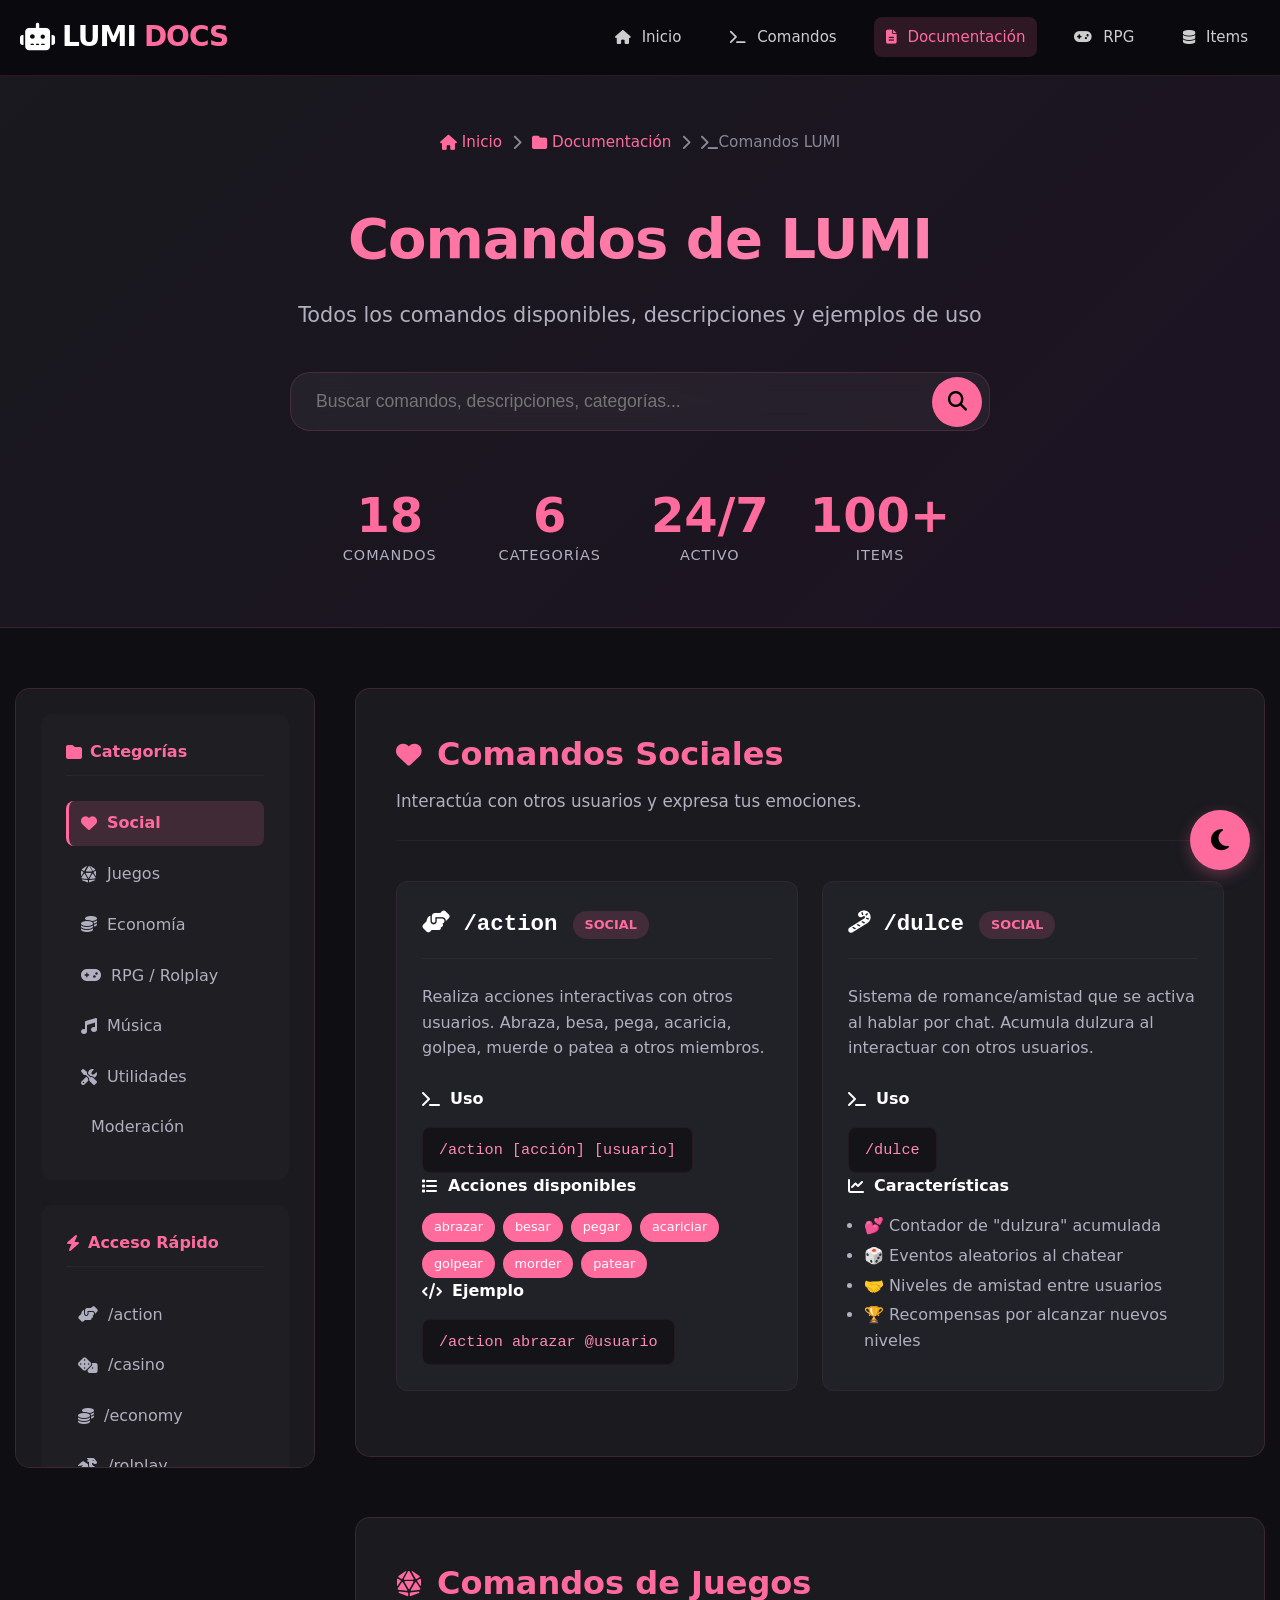
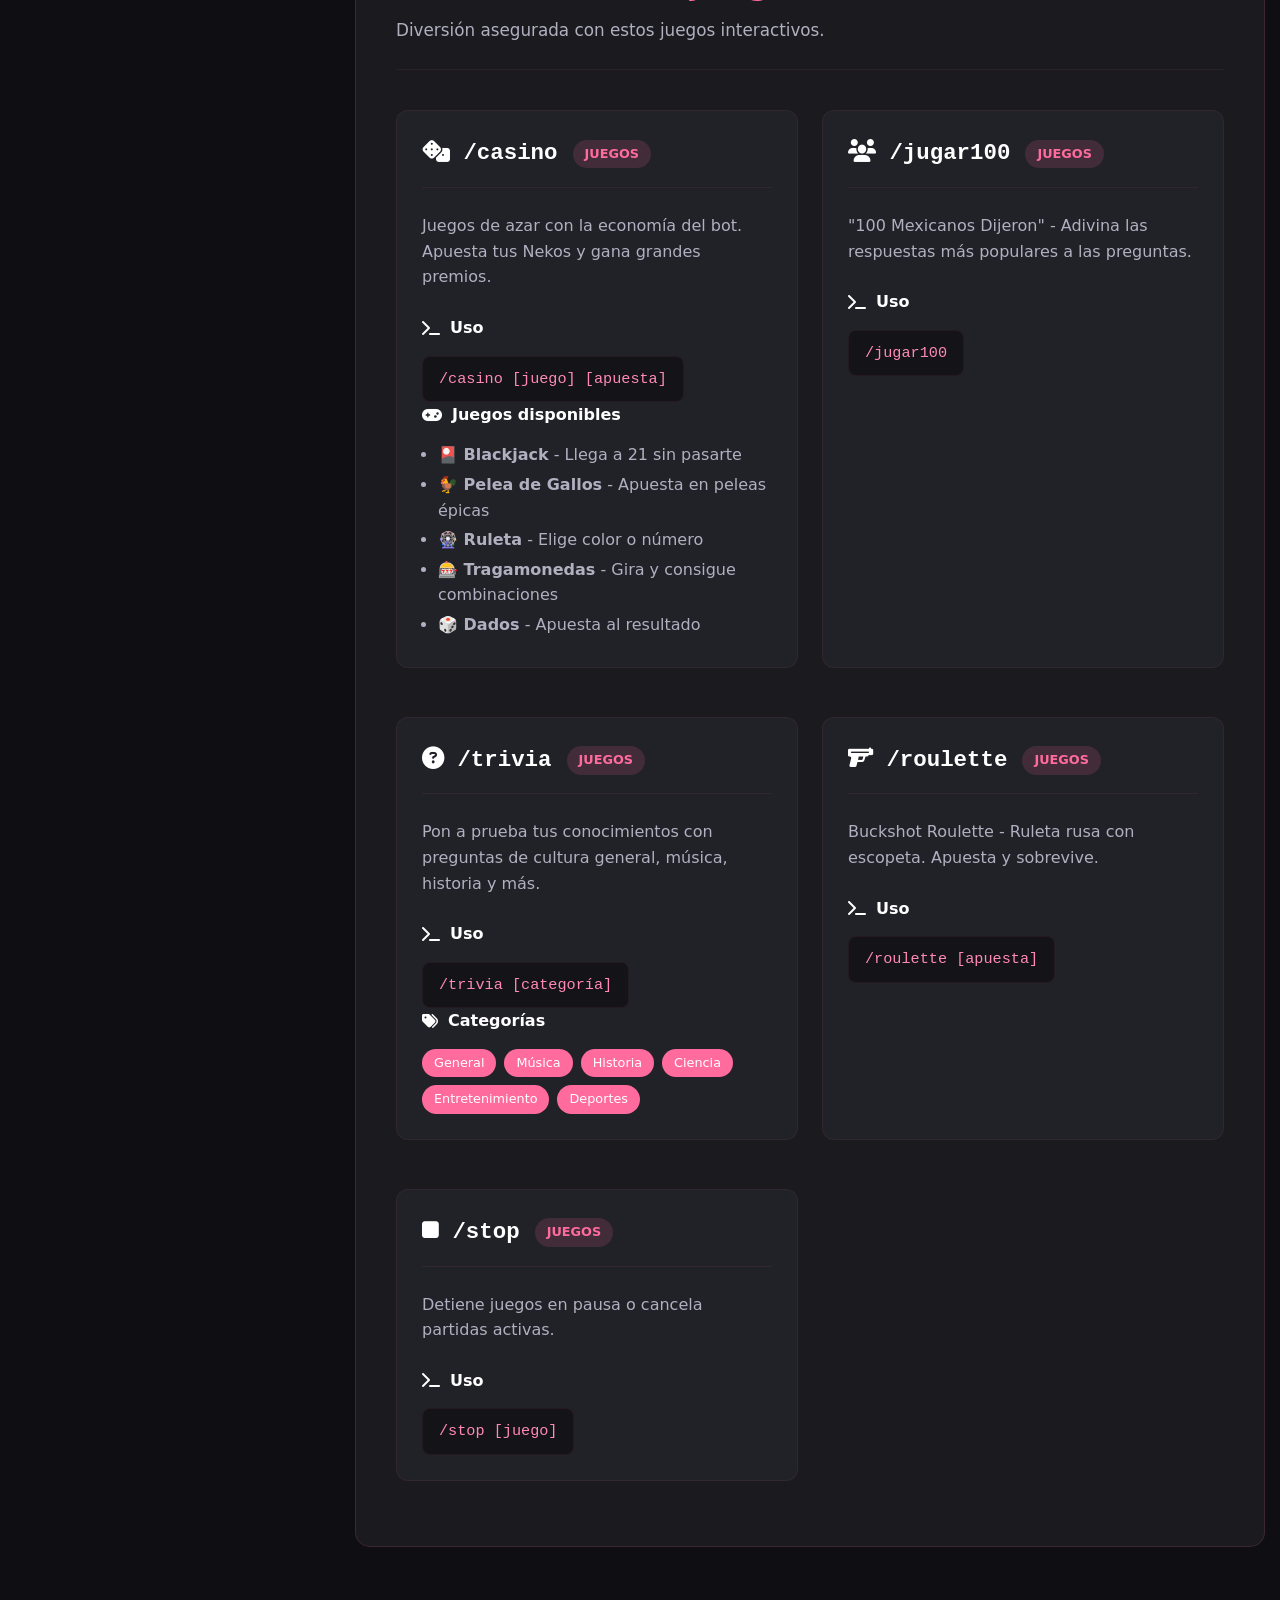
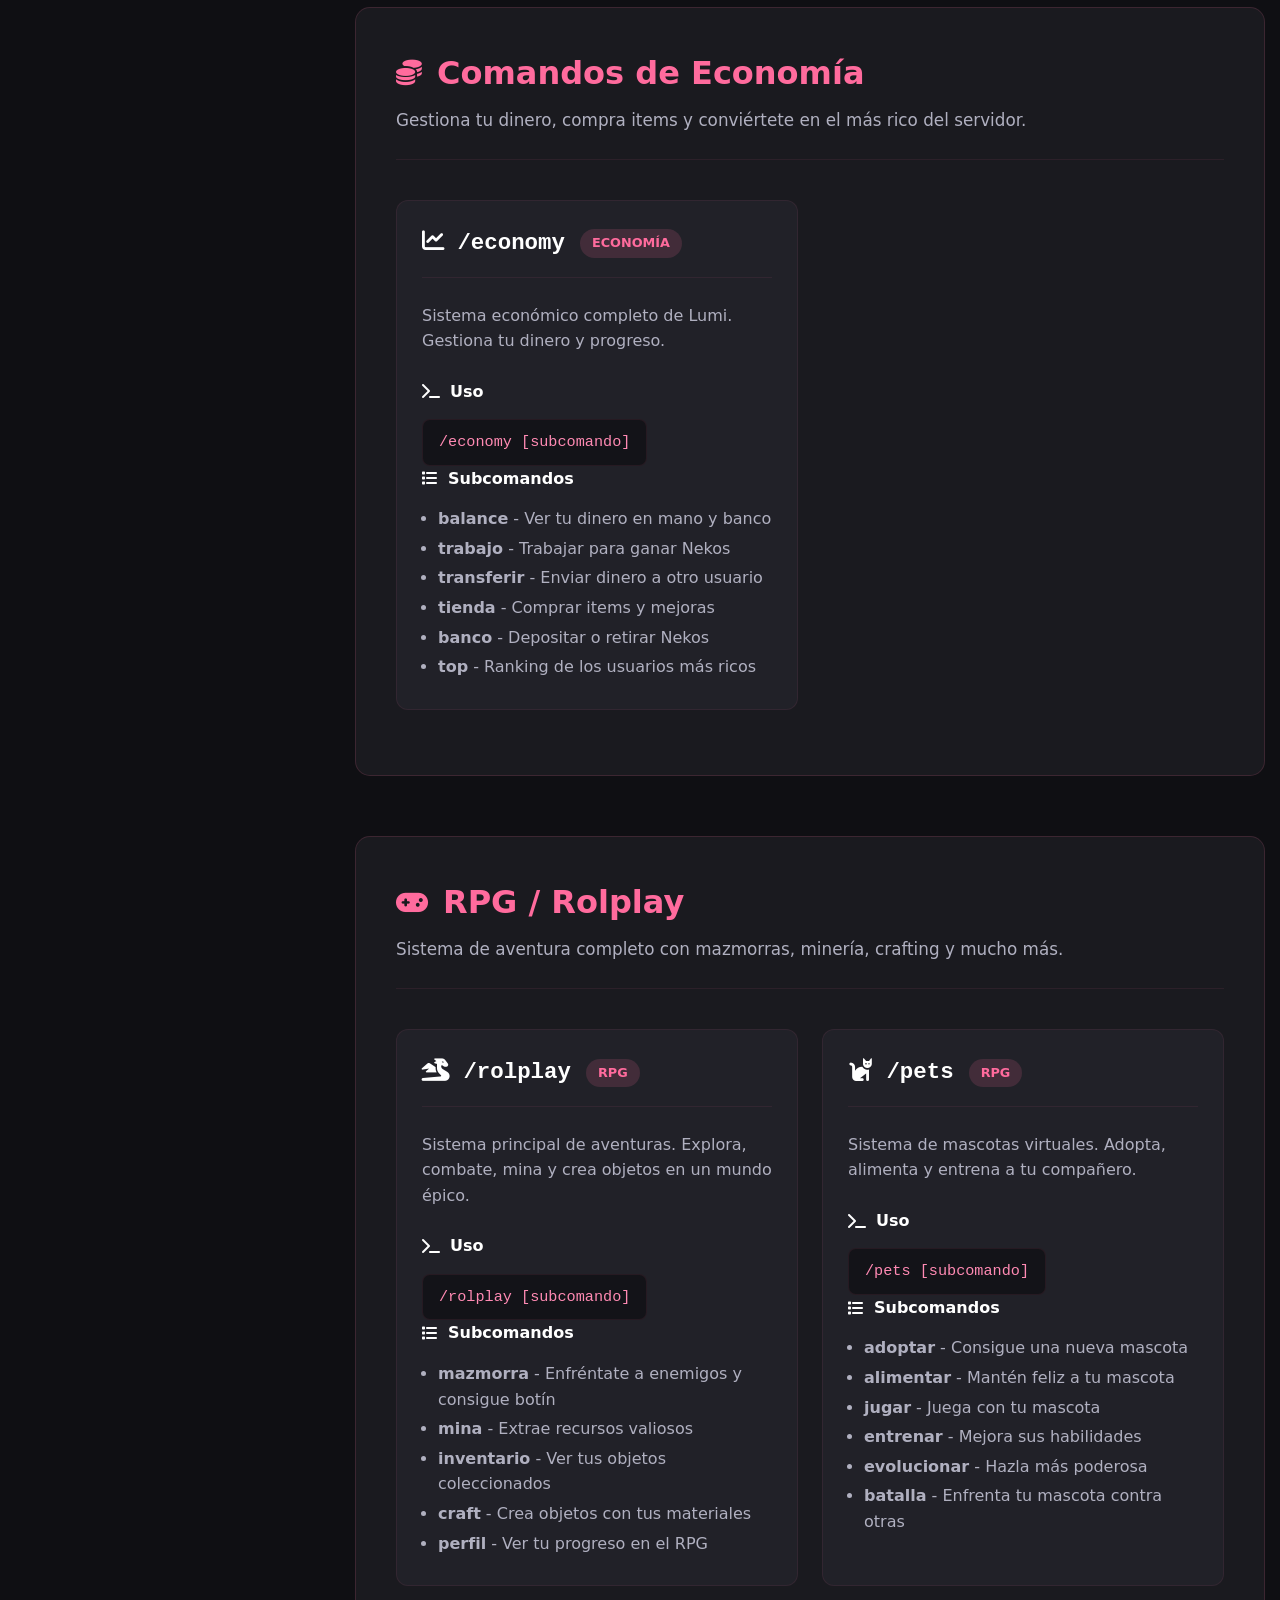
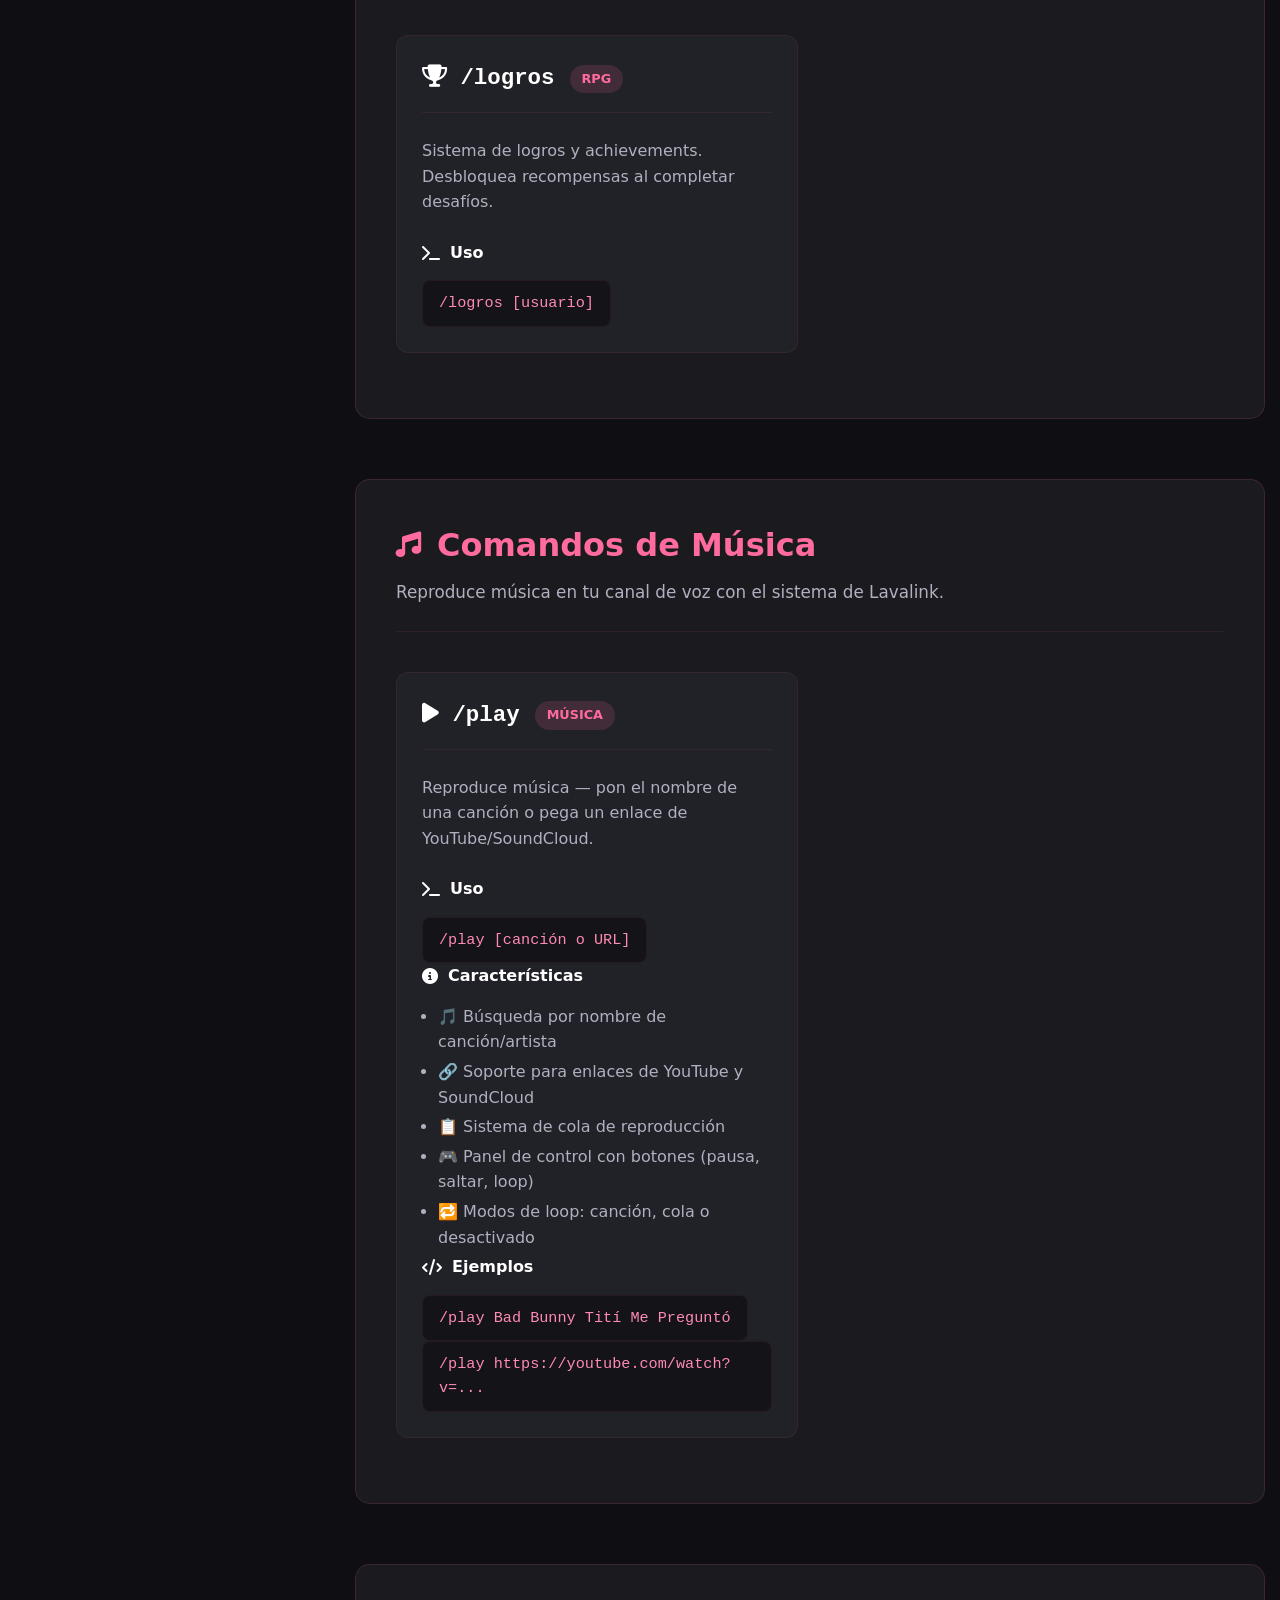
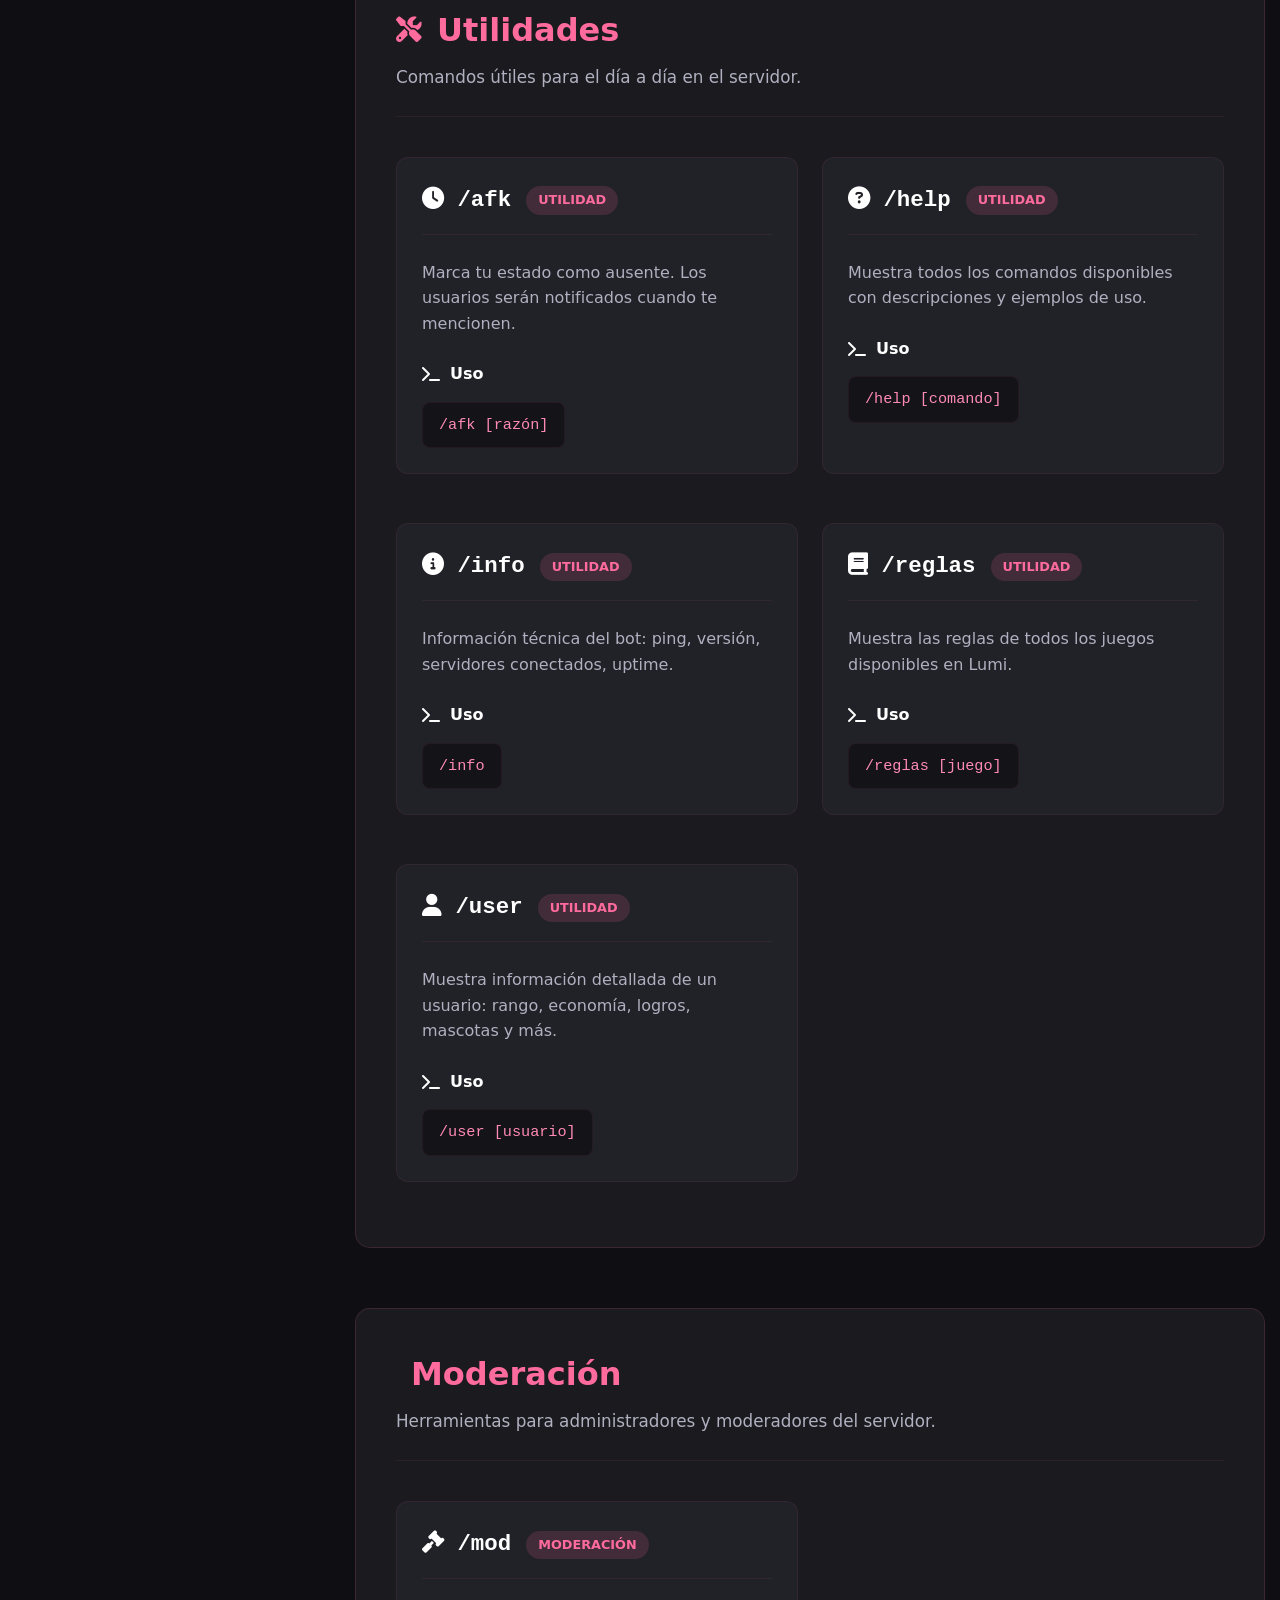
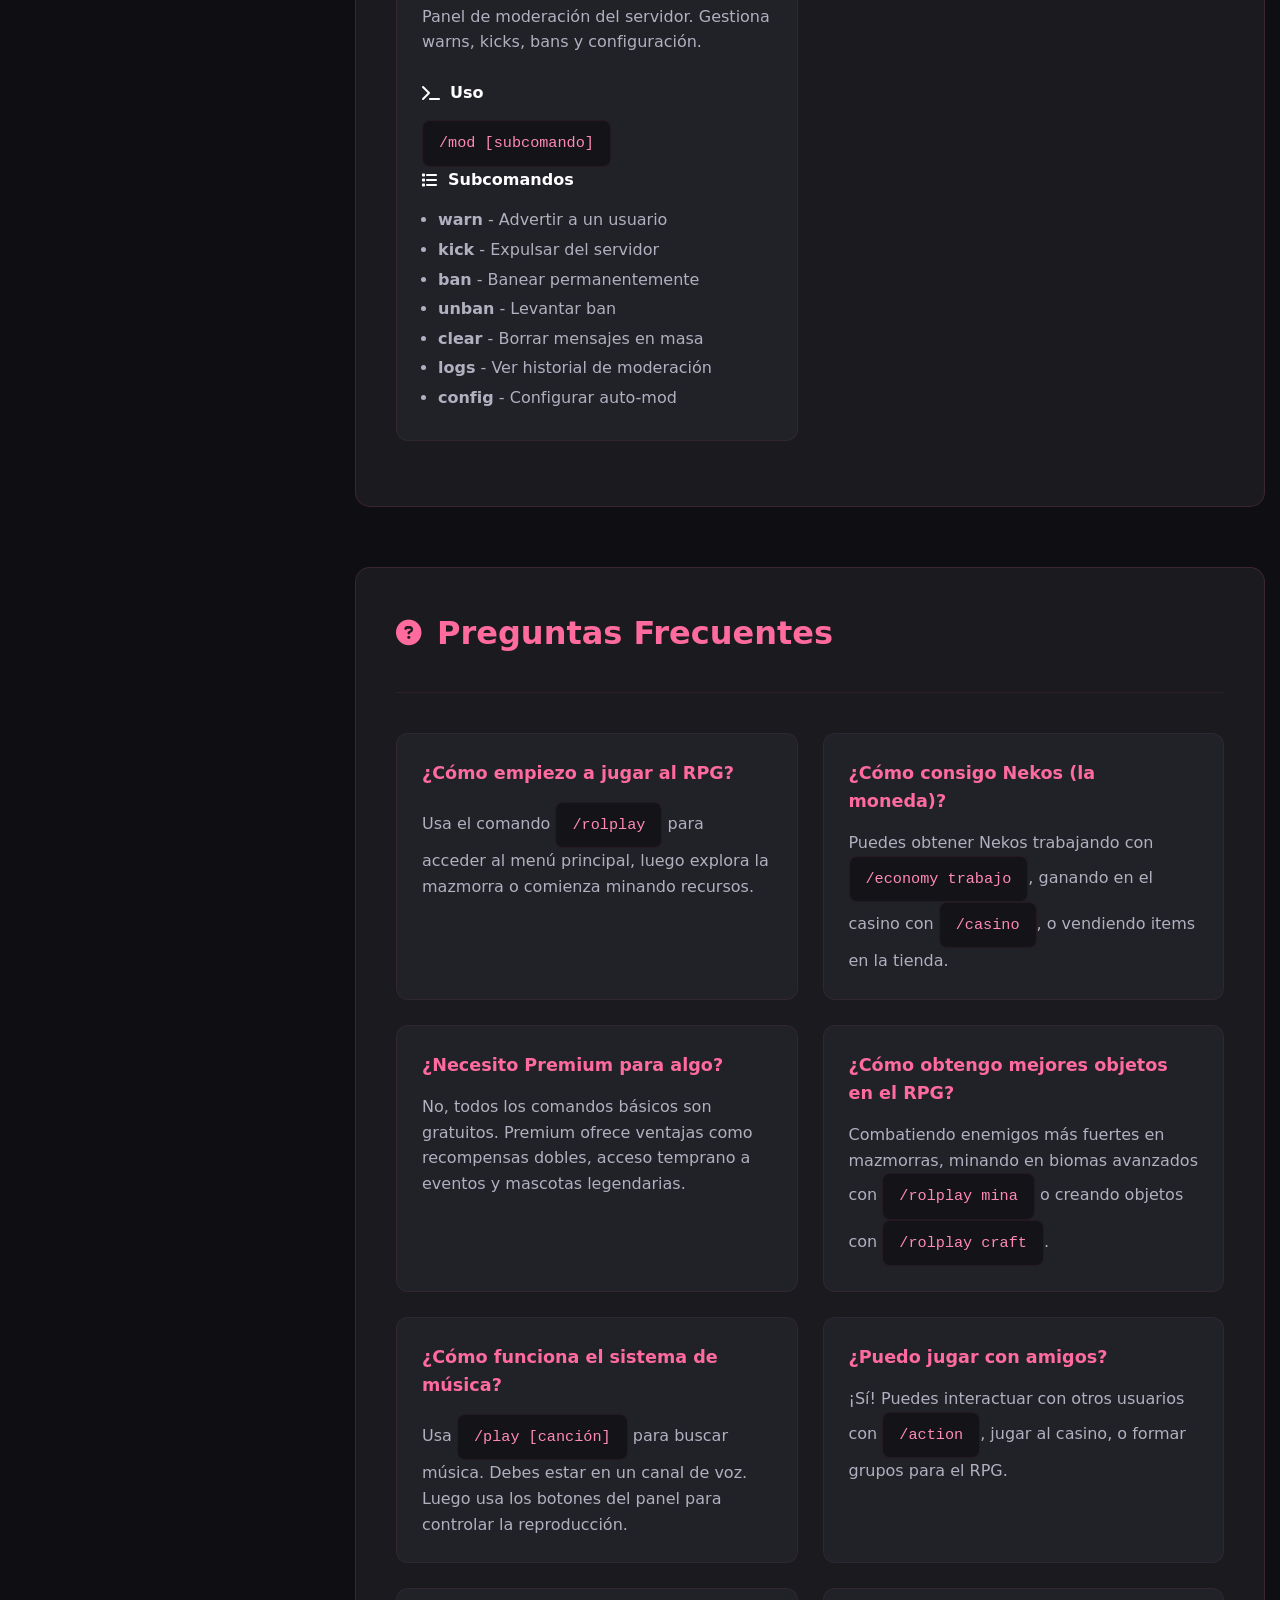
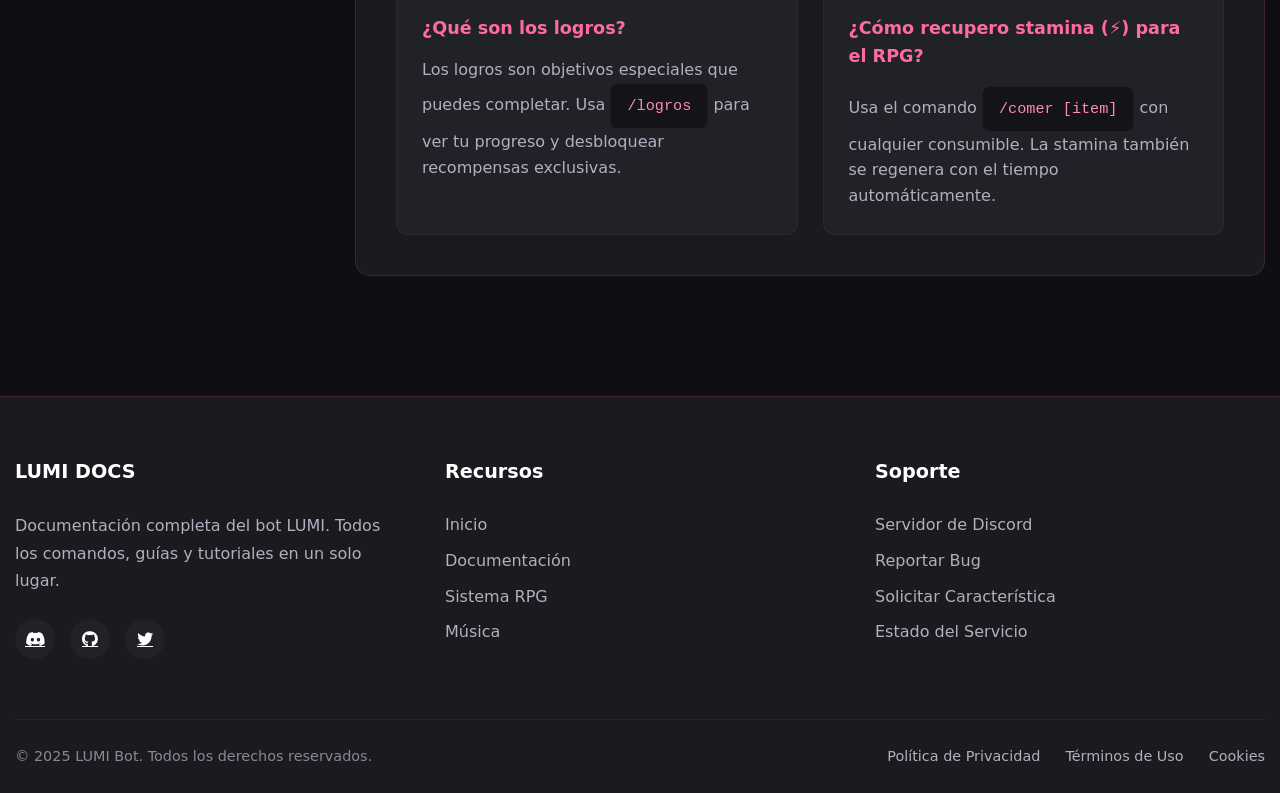
<file: documentacion.html>
<!DOCTYPE html>
<html lang="es">
<head>
    <meta charset="UTF-8">
    <meta name="viewport" content="width=device-width, initial-scale=1.0">
    <title>LUMI - Documentación de Comandos</title>
    
    <!-- CSS -->
    <link rel="stylesheet" href="docs-style.css">
    
    <!-- ICONOS -->
    <link rel="stylesheet" href="https://cdnjs.cloudflare.com/ajax/libs/font-awesome/6.4.0/css/all.min.css">
</head>
<body data-theme="dark">
    <!-- NAVBAR -->
    <nav class="navbar">
        <div class="nav-container">
            <a href="index.html" class="doc-logo">
                <i class="fas fa-robot"></i>
                LUMI<span>DOCS</span>
            </a>
            
            <button class="menu-toggle" id="menuToggle">
                <i class="fas fa-bars"></i>
            </button>
            
            <div class="nav-links" id="navLinks">
                <a href="index.html"><i class="fas fa-home"></i> Inicio</a>
                <a href="#comandos"><i class="fas fa-terminal"></i> Comandos</a>
                <a href="documentacion.html" class="active"><i class="fas fa-file-alt"></i> Documentación</a>
                <a href="#rpg-section"><i class="fas fa-gamepad"></i> RPG</a>
                <a href="#items-database"><i class="fas fa-database"></i> Items</a>
            </div>
        </div>
    </nav>

    <!-- HEADER HERO -->
    <header class="docs-header">
        <div class="docs-hero">
            <!-- Breadcrumb -->
            <nav class="docs-breadcrumb">
                <a href="index.html"><i class="fas fa-home"></i> Inicio</a>
                <span><i class="fas fa-chevron-right"></i></span>
                <a href="documentacion.html"><i class="fas fa-folder"></i> Documentación</a>
                <span><i class="fas fa-chevron-right"></i></span>
                <span><i class="fas fa-terminal"></i> Comandos LUMI</span>
            </nav>
            
            <!-- Título principal -->
            <h1>Comandos de LUMI</h1>
            <p class="docs-subtitle">Todos los comandos disponibles, descripciones y ejemplos de uso</p>
            
            <!-- Barra de búsqueda -->
            <div class="docs-search">
                <input type="text" placeholder="Buscar comandos, descripciones, categorías..." id="searchInput">
                <button type="button" id="searchButton"><i class="fas fa-search"></i></button>
            </div>
            
            <!-- Estadísticas -->
            <div class="docs-stats">
                <div class="stat">
                    <span class="number">18</span>
                    <span class="label">Comandos</span>
                </div>
                <div class="stat">
                    <span class="number">6</span>
                    <span class="label">Categorías</span>
                </div>
                <div class="stat">
                    <span class="number">24/7</span>
                    <span class="label">Activo</span>
                </div>
                <div class="stat">
                    <span class="number">100+</span>
                    <span class="label">Items</span>
                </div>
            </div>
        </div>
    </header>

    <!-- CONTENIDO PRINCIPAL -->
    <main class="docs-container">
        <!-- BARRA LATERAL -->
        <aside class="docs-sidebar">
            <div class="sidebar-section">
                <h3><i class="fas fa-folder"></i> Categorías</h3>
                <ul class="category-list">
                    <li><a href="#social-section" class="active"><i class="fas fa-heart"></i> Social</a></li>
                    <li><a href="#games-section"><i class="fas fa-dice-d20"></i> Juegos</a></li>
                    <li><a href="#economy-section"><i class="fas fa-coins"></i> Economía</a></li>
                    <li><a href="#rpg-section"><i class="fas fa-gamepad"></i> RPG / Rolplay</a></li>
                    <li><a href="#music-section"><i class="fas fa-music"></i> Música</a></li>
                    <li><a href="#utilities-section"><i class="fas fa-tools"></i> Utilidades</a></li>
                    <li><a href="#mod-section"><i class="fas fa-shield-hammer"></i> Moderación</a></li>
                </ul>
            </div>
            
            <div class="sidebar-section">
                <h3><i class="fas fa-bolt"></i> Acceso Rápido</h3>
                <a href="#action" class="quick-link"><i class="fas fa-hands-helping"></i> /action</a>
                <a href="#casino" class="quick-link"><i class="fas fa-dice"></i> /casino</a>
                <a href="#economy" class="quick-link"><i class="fas fa-coins"></i> /economy</a>
                <a href="#rolplay" class="quick-link"><i class="fas fa-dragon"></i> /rolplay</a>
                <a href="#play" class="quick-link"><i class="fas fa-play"></i> /play</a>
                <a href="#pets" class="quick-link"><i class="fas fa-cat"></i> /pets</a>
            </div>
            
            <div class="sidebar-section">
                <h3><i class="fas fa-link"></i> Enlaces Útiles</h3>
                <a href="#faq" class="quick-link"><i class="fas fa-question-circle"></i> Preguntas Frecuentes</a>
                <a href="https://discord.gg/P59CwwQPgS" target="_blank" class="quick-link"><i class="fab fa-discord"></i> Servidor de Soporte</a>
            </div>
        </aside>

        <!-- CONTENIDO DE DOCUMENTACIÓN -->
        <div class="docs-content">
            <!-- ==================== SECCIÓN SOCIAL ==================== -->
            <section id="social-section" class="docs-section">
                <div class="section-header">
                    <h2><i class="fas fa-heart section-icon"></i> Comandos Sociales</h2>
                    <p class="section-desc">Interactúa con otros usuarios y expresa tus emociones.</p>
                </div>
                
                <div class="command-grid">
                    <!-- ACTION -->
                    <div class="command-card" id="action">
                        <div class="command-header">
                            <h3><i class="fas fa-hands-helping"></i> /action</h3>
                            <span class="command-category">Social</span>
                        </div>
                        <p class="command-desc">Realiza acciones interactivas con otros usuarios. Abraza, besa, pega, acaricia, golpea, muerde o patea a otros miembros.</p>
                        
                        <div class="command-usage">
                            <h4><i class="fas fa-terminal"></i> Uso</h4>
                            <code class="copy-code">/action [acción] [usuario]</code>
                        </div>
                        
                        <div class="command-params">
                            <h4><i class="fas fa-list"></i> Acciones disponibles</h4>
                            <div class="tags-list">
                                <span class="tag">abrazar</span>
                                <span class="tag">besar</span>
                                <span class="tag">pegar</span>
                                <span class="tag">acariciar</span>
                                <span class="tag">golpear</span>
                                <span class="tag">morder</span>
                                <span class="tag">patear</span>
                            </div>
                        </div>
                        
                        <div class="command-example">
                            <h4><i class="fas fa-code"></i> Ejemplo</h4>
                            <code class="copy-code">/action abrazar @usuario</code>
                        </div>
                    </div>

                    <!-- DULCE -->
                    <div class="command-card">
                        <div class="command-header">
                            <h3><i class="fas fa-candy-cane"></i> /dulce</h3>
                            <span class="command-category">Social</span>
                        </div>
                        <p class="command-desc">Sistema de romance/amistad que se activa al hablar por chat. Acumula dulzura al interactuar con otros usuarios.</p>
                        
                        <div class="command-usage">
                            <h4><i class="fas fa-terminal"></i> Uso</h4>
                            <code class="copy-code">/dulce</code>
                        </div>
                        
                        <div class="command-params">
                            <h4><i class="fas fa-chart-line"></i> Características</h4>
                            <ul class="feature-list">
                                <li>💕 Contador de "dulzura" acumulada</li>
                                <li>🎲 Eventos aleatorios al chatear</li>
                                <li>🤝 Niveles de amistad entre usuarios</li>
                                <li>🏆 Recompensas por alcanzar nuevos niveles</li>
                            </ul>
                        </div>
                    </div>
                </div>
            </section>

            <!-- ==================== SECCIÓN JUEGOS ==================== -->
            <section id="games-section" class="docs-section">
                <div class="section-header">
                    <h2><i class="fas fa-dice-d20 section-icon"></i> Comandos de Juegos</h2>
                    <p class="section-desc">Diversión asegurada con estos juegos interactivos.</p>
                </div>
                
                <div class="command-grid">
                    <!-- CASINO -->
                    <div class="command-card" id="casino">
                        <div class="command-header">
                            <h3><i class="fas fa-dice"></i> /casino</h3>
                            <span class="command-category">Juegos</span>
                        </div>
                        <p class="command-desc">Juegos de azar con la economía del bot. Apuesta tus Nekos y gana grandes premios.</p>
                        
                        <div class="command-usage">
                            <h4><i class="fas fa-terminal"></i> Uso</h4>
                            <code class="copy-code">/casino [juego] [apuesta]</code>
                        </div>
                        
                        <div class="command-params">
                            <h4><i class="fas fa-gamepad"></i> Juegos disponibles</h4>
                            <ul class="games-list">
                                <li><strong>🎴 Blackjack</strong> - Llega a 21 sin pasarte</li>
                                <li><strong>🐓 Pelea de Gallos</strong> - Apuesta en peleas épicas</li>
                                <li><strong>🎡 Ruleta</strong> - Elige color o número</li>
                                <li><strong>🎰 Tragamonedas</strong> - Gira y consigue combinaciones</li>
                                <li><strong>🎲 Dados</strong> - Apuesta al resultado</li>
                            </ul>
                        </div>
                    </div>

                    <!-- JUGAR100 -->
                    <div class="command-card">
                        <div class="command-header">
                            <h3><i class="fas fa-users"></i> /jugar100</h3>
                            <span class="command-category">Juegos</span>
                        </div>
                        <p class="command-desc">"100 Mexicanos Dijeron" - Adivina las respuestas más populares a las preguntas.</p>
                        
                        <div class="command-usage">
                            <h4><i class="fas fa-terminal"></i> Uso</h4>
                            <code class="copy-code">/jugar100</code>
                        </div>
                    </div>

                    <!-- TRIVIA -->
                    <div class="command-card">
                        <div class="command-header">
                            <h3><i class="fas fa-question-circle"></i> /trivia</h3>
                            <span class="command-category">Juegos</span>
                        </div>
                        <p class="command-desc">Pon a prueba tus conocimientos con preguntas de cultura general, música, historia y más.</p>
                        
                        <div class="command-usage">
                            <h4><i class="fas fa-terminal"></i> Uso</h4>
                            <code class="copy-code">/trivia [categoría]</code>
                        </div>
                        
                        <div class="command-params">
                            <h4><i class="fas fa-tags"></i> Categorías</h4>
                            <div class="tags-list">
                                <span class="tag">General</span>
                                <span class="tag">Música</span>
                                <span class="tag">Historia</span>
                                <span class="tag">Ciencia</span>
                                <span class="tag">Entretenimiento</span>
                                <span class="tag">Deportes</span>
                            </div>
                        </div>
                    </div>

                    <!-- ROULETTE -->
                    <div class="command-card">
                        <div class="command-header">
                            <h3><i class="fas fa-gun"></i> /roulette</h3>
                            <span class="command-category">Juegos</span>
                        </div>
                        <p class="command-desc">Buckshot Roulette - Ruleta rusa con escopeta. Apuesta y sobrevive.</p>
                        
                        <div class="command-usage">
                            <h4><i class="fas fa-terminal"></i> Uso</h4>
                            <code class="copy-code">/roulette [apuesta]</code>
                        </div>
                    </div>

                    <!-- STOP -->
                    <div class="command-card">
                        <div class="command-header">
                            <h3><i class="fas fa-stop"></i> /stop</h3>
                            <span class="command-category">Juegos</span>
                        </div>
                        <p class="command-desc">Detiene juegos en pausa o cancela partidas activas.</p>
                        
                        <div class="command-usage">
                            <h4><i class="fas fa-terminal"></i> Uso</h4>
                            <code class="copy-code">/stop [juego]</code>
                        </div>
                    </div>
                </div>
            </section>

            <!-- ==================== SECCIÓN ECONOMÍA ==================== -->
            <section id="economy-section" class="docs-section">
                <div class="section-header">
                    <h2><i class="fas fa-coins section-icon"></i> Comandos de Economía</h2>
                    <p class="section-desc">Gestiona tu dinero, compra items y conviértete en el más rico del servidor.</p>
                </div>
                
                <div class="command-grid">
                    <!-- ECONOMY -->
                    <div class="command-card" id="economy">
                        <div class="command-header">
                            <h3><i class="fas fa-chart-line"></i> /economy</h3>
                            <span class="command-category">Economía</span>
                        </div>
                        <p class="command-desc">Sistema económico completo de Lumi. Gestiona tu dinero y progreso.</p>
                        
                        <div class="command-usage">
                            <h4><i class="fas fa-terminal"></i> Uso</h4>
                            <code class="copy-code">/economy [subcomando]</code>
                        </div>
                        
                        <div class="command-params">
                            <h4><i class="fas fa-list"></i> Subcomandos</h4>
                            <ul class="feature-list">
                                <li><strong>balance</strong> - Ver tu dinero en mano y banco</li>
                                <li><strong>trabajo</strong> - Trabajar para ganar Nekos</li>
                                <li><strong>transferir</strong> - Enviar dinero a otro usuario</li>
                                <li><strong>tienda</strong> - Comprar items y mejoras</li>
                                <li><strong>banco</strong> - Depositar o retirar Nekos</li>
                                <li><strong>top</strong> - Ranking de los usuarios más ricos</li>
                            </ul>
                        </div>
                    </div>
                </div>
            </section>

            <!-- ==================== SECCIÓN RPG / ROLPLAY ==================== -->
            <section id="rpg-section" class="docs-section">
                <div class="section-header">
                    <h2><i class="fas fa-gamepad section-icon"></i> RPG / Rolplay</h2>
                    <p class="section-desc">Sistema de aventura completo con mazmorras, minería, crafting y mucho más.</p>
                </div>
                
                <div class="command-grid">
                    <!-- ROLPLAY -->
                    <div class="command-card" id="rolplay">
                        <div class="command-header">
                            <h3><i class="fas fa-dragon"></i> /rolplay</h3>
                            <span class="command-category">RPG</span>
                        </div>
                        <p class="command-desc">Sistema principal de aventuras. Explora, combate, mina y crea objetos en un mundo épico.</p>
                        
                        <div class="command-usage">
                            <h4><i class="fas fa-terminal"></i> Uso</h4>
                            <code class="copy-code">/rolplay [subcomando]</code>
                        </div>
                        
                        <div class="command-params">
                            <h4><i class="fas fa-list"></i> Subcomandos</h4>
                            <ul class="feature-list">
                                <li><strong>mazmorra</strong> - Enfréntate a enemigos y consigue botín</li>
                                <li><strong>mina</strong> - Extrae recursos valiosos</li>
                                <li><strong>inventario</strong> - Ver tus objetos coleccionados</li>
                                <li><strong>craft</strong> - Crea objetos con tus materiales</li>
                                <li><strong>perfil</strong> - Ver tu progreso en el RPG</li>
                            </ul>
                        </div>
                    </div>

                    <!-- PETS -->
                    <div class="command-card" id="pets">
                        <div class="command-header">
                            <h3><i class="fas fa-cat"></i> /pets</h3>
                            <span class="command-category">RPG</span>
                        </div>
                        <p class="command-desc">Sistema de mascotas virtuales. Adopta, alimenta y entrena a tu compañero.</p>
                        
                        <div class="command-usage">
                            <h4><i class="fas fa-terminal"></i> Uso</h4>
                            <code class="copy-code">/pets [subcomando]</code>
                        </div>
                        
                        <div class="command-params">
                            <h4><i class="fas fa-list"></i> Subcomandos</h4>
                            <ul class="feature-list">
                                <li><strong>adoptar</strong> - Consigue una nueva mascota</li>
                                <li><strong>alimentar</strong> - Mantén feliz a tu mascota</li>
                                <li><strong>jugar</strong> - Juega con tu mascota</li>
                                <li><strong>entrenar</strong> - Mejora sus habilidades</li>
                                <li><strong>evolucionar</strong> - Hazla más poderosa</li>
                                <li><strong>batalla</strong> - Enfrenta tu mascota contra otras</li>
                            </ul>
                        </div>
                    </div>

                    <!-- LOGROS -->
                    <div class="command-card">
                        <div class="command-header">
                            <h3><i class="fas fa-trophy"></i> /logros</h3>
                            <span class="command-category">RPG</span>
                        </div>
                        <p class="command-desc">Sistema de logros y achievements. Desbloquea recompensas al completar desafíos.</p>
                        
                        <div class="command-usage">
                            <h4><i class="fas fa-terminal"></i> Uso</h4>
                            <code class="copy-code">/logros [usuario]</code>
                        </div>
                    </div>
                </div>
            </section>

            <!-- ==================== SECCIÓN MÚSICA ==================== -->
            <section id="music-section" class="docs-section">
                <div class="section-header">
                    <h2><i class="fas fa-music section-icon"></i> Comandos de Música</h2>
                    <p class="section-desc">Reproduce música en tu canal de voz con el sistema de Lavalink.</p>
                </div>
                
                <div class="command-grid">
                    <!-- PLAY -->
                    <div class="command-card" id="play">
                        <div class="command-header">
                            <h3><i class="fas fa-play"></i> /play</h3>
                            <span class="command-category">Música</span>
                        </div>
                        <p class="command-desc">Reproduce música — pon el nombre de una canción o pega un enlace de YouTube/SoundCloud.</p>
                        
                        <div class="command-usage">
                            <h4><i class="fas fa-terminal"></i> Uso</h4>
                            <code class="copy-code">/play [canción o URL]</code>
                        </div>
                        
                        <div class="command-params">
                            <h4><i class="fas fa-info-circle"></i> Características</h4>
                            <ul class="feature-list">
                                <li>🎵 Búsqueda por nombre de canción/artista</li>
                                <li>🔗 Soporte para enlaces de YouTube y SoundCloud</li>
                                <li>📋 Sistema de cola de reproducción</li>
                                <li>🎮 Panel de control con botones (pausa, saltar, loop)</li>
                                <li>🔁 Modos de loop: canción, cola o desactivado</li>
                            </ul>
                        </div>
                        
                        <div class="command-example">
                            <h4><i class="fas fa-code"></i> Ejemplos</h4>
                            <code class="copy-code">/play Bad Bunny Tití Me Preguntó</code><br>
                            <code class="copy-code">/play https://youtube.com/watch?v=... </code>
                        </div>
                    </div>
                </div>
            </section>

            <!-- ==================== SECCIÓN UTILIDADES ==================== -->
            <section id="utilities-section" class="docs-section">
                <div class="section-header">
                    <h2><i class="fas fa-tools section-icon"></i> Utilidades</h2>
                    <p class="section-desc">Comandos útiles para el día a día en el servidor.</p>
                </div>
                
                <div class="command-grid">
                    <!-- AFK -->
                    <div class="command-card">
                        <div class="command-header">
                            <h3><i class="fas fa-clock"></i> /afk</h3>
                            <span class="command-category">Utilidad</span>
                        </div>
                        <p class="command-desc">Marca tu estado como ausente. Los usuarios serán notificados cuando te mencionen.</p>
                        
                        <div class="command-usage">
                            <h4><i class="fas fa-terminal"></i> Uso</h4>
                            <code class="copy-code">/afk [razón]</code>
                        </div>
                    </div>

                    <!-- HELP -->
                    <div class="command-card">
                        <div class="command-header">
                            <h3><i class="fas fa-question-circle"></i> /help</h3>
                            <span class="command-category">Utilidad</span>
                        </div>
                        <p class="command-desc">Muestra todos los comandos disponibles con descripciones y ejemplos de uso.</p>
                        
                        <div class="command-usage">
                            <h4><i class="fas fa-terminal"></i> Uso</h4>
                            <code class="copy-code">/help [comando]</code>
                        </div>
                    </div>

                    <!-- INFO -->
                    <div class="command-card">
                        <div class="command-header">
                            <h3><i class="fas fa-info-circle"></i> /info</h3>
                            <span class="command-category">Utilidad</span>
                        </div>
                        <p class="command-desc">Información técnica del bot: ping, versión, servidores conectados, uptime.</p>
                        
                        <div class="command-usage">
                            <h4><i class="fas fa-terminal"></i> Uso</h4>
                            <code class="copy-code">/info</code>
                        </div>
                    </div>

                    <!-- REGLAS -->
                    <div class="command-card">
                        <div class="command-header">
                            <h3><i class="fas fa-book"></i> /reglas</h3>
                            <span class="command-category">Utilidad</span>
                        </div>
                        <p class="command-desc">Muestra las reglas de todos los juegos disponibles en Lumi.</p>
                        
                        <div class="command-usage">
                            <h4><i class="fas fa-terminal"></i> Uso</h4>
                            <code class="copy-code">/reglas [juego]</code>
                        </div>
                    </div>

                    <!-- USER -->
                    <div class="command-card">
                        <div class="command-header">
                            <h3><i class="fas fa-user"></i> /user</h3>
                            <span class="command-category">Utilidad</span>
                        </div>
                        <p class="command-desc">Muestra información detallada de un usuario: rango, economía, logros, mascotas y más.</p>
                        
                        <div class="command-usage">
                            <h4><i class="fas fa-terminal"></i> Uso</h4>
                            <code class="copy-code">/user [usuario]</code>
                        </div>
                    </div>
                </div>
            </section>

            <!-- ==================== SECCIÓN MODERACIÓN ==================== -->
            <section id="mod-section" class="docs-section">
                <div class="section-header">
                    <h2><i class="fas fa-shield-hammer section-icon"></i> Moderación</h2>
                    <p class="section-desc">Herramientas para administradores y moderadores del servidor.</p>
                </div>
                
                <div class="command-grid">
                    <!-- MOD -->
                    <div class="command-card">
                        <div class="command-header">
                            <h3><i class="fas fa-gavel"></i> /mod</h3>
                            <span class="command-category">Moderación</span>
                        </div>
                        <p class="command-desc">Panel de moderación del servidor. Gestiona warns, kicks, bans y configuración.</p>
                        
                        <div class="command-usage">
                            <h4><i class="fas fa-terminal"></i> Uso</h4>
                            <code class="copy-code">/mod [subcomando]</code>
                        </div>
                        
                        <div class="command-params">
                            <h4><i class="fas fa-list"></i> Subcomandos</h4>
                            <ul class="feature-list">
                                <li><strong>warn</strong> - Advertir a un usuario</li>
                                <li><strong>kick</strong> - Expulsar del servidor</li>
                                <li><strong>ban</strong> - Banear permanentemente</li>
                                <li><strong>unban</strong> - Levantar ban</li>
                                <li><strong>clear</strong> - Borrar mensajes en masa</li>
                                <li><strong>logs</strong> - Ver historial de moderación</li>
                                <li><strong>config</strong> - Configurar auto-mod</li>
                            </ul>
                        </div>
                    </div>
                </div>
            </section>

            <!-- ==================== FAQ ==================== -->
            <section id="faq" class="docs-section faq-section">
                <div class="section-header">
                    <h2><i class="fas fa-question-circle section-icon"></i> Preguntas Frecuentes</h2>
                </div>
                
                <div class="faq-grid">
                    <div class="faq-item">
                        <h3>¿Cómo empiezo a jugar al RPG?</h3>
                        <p>Usa el comando <code class="copy-code">/rolplay</code> para acceder al menú principal, luego explora la mazmorra o comienza minando recursos.</p>
                    </div>
                    
                    <div class="faq-item">
                        <h3>¿Cómo consigo Nekos (la moneda)?</h3>
                        <p>Puedes obtener Nekos trabajando con <code class="copy-code">/economy trabajo</code>, ganando en el casino con <code class="copy-code">/casino</code>, o vendiendo items en la tienda.</p>
                    </div>
                    
                    <div class="faq-item">
                        <h3>¿Necesito Premium para algo?</h3>
                        <p>No, todos los comandos básicos son gratuitos. Premium ofrece ventajas como recompensas dobles, acceso temprano a eventos y mascotas legendarias.</p>
                    </div>
                    
                    <div class="faq-item">
                        <h3>¿Cómo obtengo mejores objetos en el RPG?</h3>
                        <p>Combatiendo enemigos más fuertes en mazmorras, minando en biomas avanzados con <code class="copy-code">/rolplay mina</code> o creando objetos con <code class="copy-code">/rolplay craft</code>.</p>
                    </div>

                    <div class="faq-item">
                        <h3>¿Cómo funciona el sistema de música?</h3>
                        <p>Usa <code class="copy-code">/play [canción]</code> para buscar música. Debes estar en un canal de voz. Luego usa los botones del panel para controlar la reproducción.</p>
                    </div>

                    <div class="faq-item">
                        <h3>¿Puedo jugar con amigos?</h3>
                        <p>¡Sí! Puedes interactuar con otros usuarios con <code class="copy-code">/action</code>, jugar al casino, o formar grupos para el RPG.</p>
                    </div>

                    <div class="faq-item">
                        <h3>¿Qué son los logros?</h3>
                        <p>Los logros son objetivos especiales que puedes completar. Usa <code class="copy-code">/logros</code> para ver tu progreso y desbloquear recompensas exclusivas.</p>
                    </div>

                    <div class="faq-item">
                        <h3>¿Cómo recupero stamina (⚡) para el RPG?</h3>
                        <p>Usa el comando <code class="copy-code">/comer [item]</code> con cualquier consumible. La stamina también se regenera con el tiempo automáticamente.</p>
                    </div>
                </div>
            </section>
        </div>
    </main>

    <!-- FOOTER -->
    <footer class="footer-apple">
        <div class="container">
            <div class="footer-grid">
                <div class="footer-col">
                    <h4>LUMI DOCS</h4>
                    <p>Documentación completa del bot LUMI. Todos los comandos, guías y tutoriales en un solo lugar.</p>
                    <div class="social-links">
                        <a href="#"><i class="fab fa-discord"></i></a>
                        <a href="#"><i class="fab fa-github"></i></a>
                        <a href="#"><i class="fab fa-twitter"></i></a>
                    </div>
                </div>
                
                <div class="footer-col">
                    <h4>Recursos</h4>
                    <ul>
                        <li><a href="index.html">Inicio</a></li>
                        <li><a href="documentacion.html">Documentación</a></li>
                        <li><a href="#rpg-section">Sistema RPG</a></li>
                        <li><a href="#music-section">Música</a></li>
                    </ul>
                </div>
                
                <div class="footer-col">
                    <h4>Soporte</h4>
                    <ul>
                        <li><a href="#">Servidor de Discord</a></li>
                        <li><a href="#">Reportar Bug</a></li>
                        <li><a href="#">Solicitar Característica</a></li>
                        <li><a href="#">Estado del Servicio</a></li>
                    </ul>
                </div>
            </div>
            
            <div class="footer-legal">
                <div class="legal-left">
                    &copy; 2025 LUMI Bot. Todos los derechos reservados.
                </div>
                <div class="legal-right">
                    <a href="#">Política de Privacidad</a>
                    <a href="#">Términos de Uso</a>
                    <a href="#">Cookies</a>
                </div>
            </div>
        </div>
    </footer>

    <!-- Botón de cambio de tema -->
    <div class="theme-toggle">
        <button id="themeToggle">
            <i class="fas fa-moon"></i>
        </button>
    </div>

    <!-- Botón Back to Top -->
    <button class="back-to-top" id="backToTop">
        <i class="fas fa-arrow-up"></i>
    </button>

    <!-- SCRIPTS -->
    <script>
        // Funcionalidad básica de búsqueda y copiado
        document.addEventListener('DOMContentLoaded', function() {
            // Búsqueda de comandos
            const searchInput = document.getElementById('searchInput');
            const searchButton = document.getElementById('searchButton');
            const commandCards = document.querySelectorAll('.command-card');
            
            function filterCommands() {
                const searchTerm = searchInput.value.toLowerCase();
                let visibleCount = 0;
                
                commandCards.forEach(card => {
                    const title = card.querySelector('h3')?.textContent.toLowerCase() || '';
                    const desc = card.querySelector('.command-desc')?.textContent.toLowerCase() || '';
                    const tags = card.textContent.toLowerCase();
                    
                    if (title.includes(searchTerm) || desc.includes(searchTerm) || (searchTerm && tags.includes(searchTerm))) {
                        card.style.display = 'block';
                        visibleCount++;
                    } else {
                        card.style.display = 'none';
                    }
                });
                
                // Mostrar mensaje si no hay resultados
                const noResults = document.querySelector('.no-results');
                if (visibleCount === 0 && searchTerm) {
                    if (!noResults) {
                        const msg = document.createElement('div');
                        msg.className = 'no-results';
                        msg.innerHTML = '<p><i class="fas fa-search"></i> No se encontraron comandos con "<strong>' + searchTerm + '</strong>"</p>';
                        document.querySelector('.docs-content').insertBefore(msg, document.querySelector('.docs-content').firstChild);
                    } else {
                        noResults.style.display = 'block';
                        noResults.innerHTML = '<p><i class="fas fa-search"></i> No se encontraron comandos con "<strong>' + searchTerm + '</strong>"</p>';
                    }
                } else if (noResults) {
                    noResults.style.display = 'none';
                }
            }
            
            searchInput?.addEventListener('input', filterCommands);
            searchButton?.addEventListener('click', filterCommands);
            
            // Funcionalidad de copiado
            document.querySelectorAll('.copy-code').forEach(codeBlock => {
                codeBlock.addEventListener('click', function() {
                    const text = this.textContent;
                    navigator.clipboard.writeText(text);
                    
                    const originalHTML = this.innerHTML;
                    this.innerHTML = '<i class="fas fa-check"></i> ¡Copiado!';
                    setTimeout(() => {
                        this.innerHTML = originalHTML;
                    }, 2000);
                });
            });
        });
    </script>
    
    <style>
        .command-grid {
            display: grid;
            grid-template-columns: repeat(auto-fill, minmax(400px, 1fr));
            gap: 1.5rem;
            margin-top: 1rem;
        }
        
        .tags-list {
            display: flex;
            flex-wrap: wrap;
            gap: 0.5rem;
            margin-top: 0.5rem;
        }
        
        .tag {
            background: var(--primary-color, #5865F2);
            color: white;
            padding: 0.25rem 0.75rem;
            border-radius: 20px;
            font-size: 0.8rem;
        }
        
        .feature-list {
            margin: 0.5rem 0 0 1rem;
            padding-left: 0;
        }
        
        .feature-list li {
            margin: 0.25rem 0;
            color: var(--text-secondary);
        }
        
        .games-list {
            margin: 0.5rem 0 0 1rem;
        }
        
        .games-list li {
            margin: 0.25rem 0;
            color: var(--text-secondary);
        }
        
        .no-results {
            background: rgba(88, 101, 242, 0.1);
            border-left: 4px solid #5865F2;
            padding: 1rem;
            margin-bottom: 1.5rem;
            border-radius: 8px;
            text-align: center;
        }
        
        @media (max-width: 768px) {
            .command-grid {
                grid-template-columns: 1fr;
            }
        }
    </style>
</body>
</html>
</file>
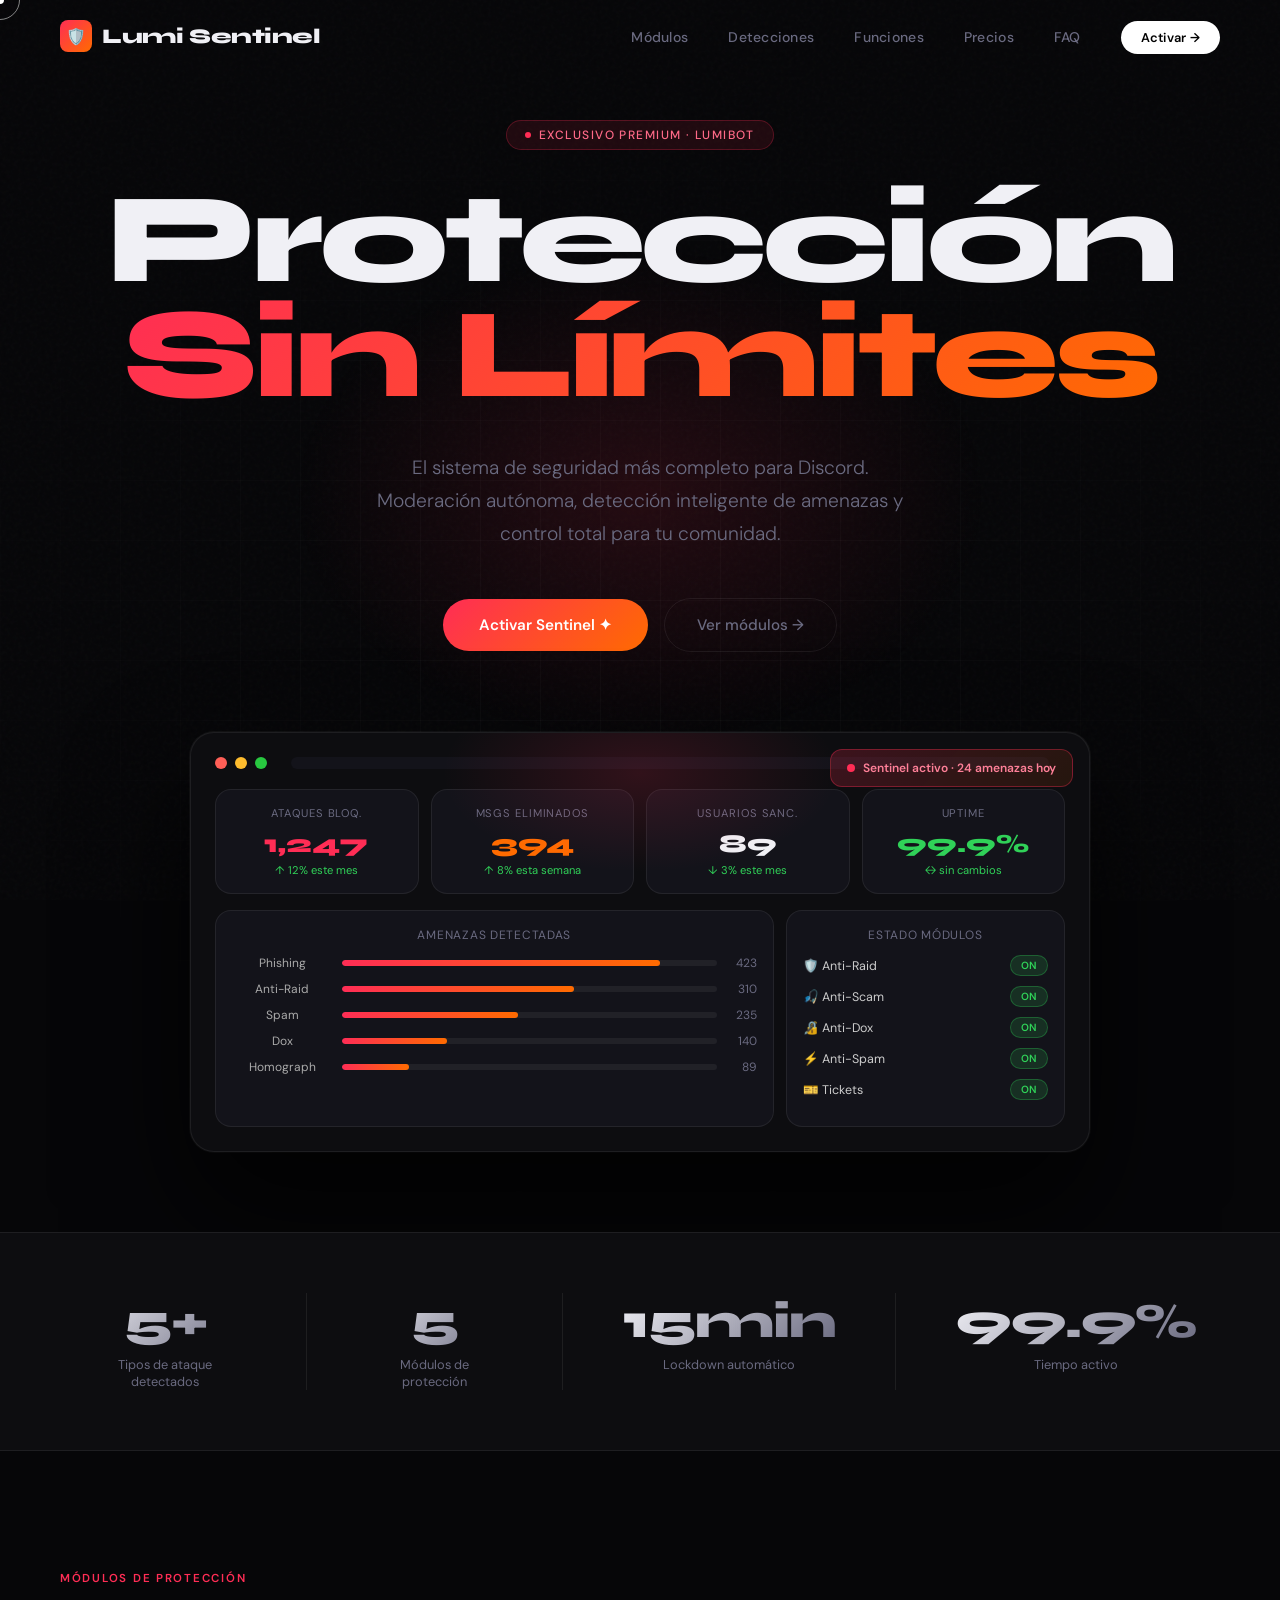
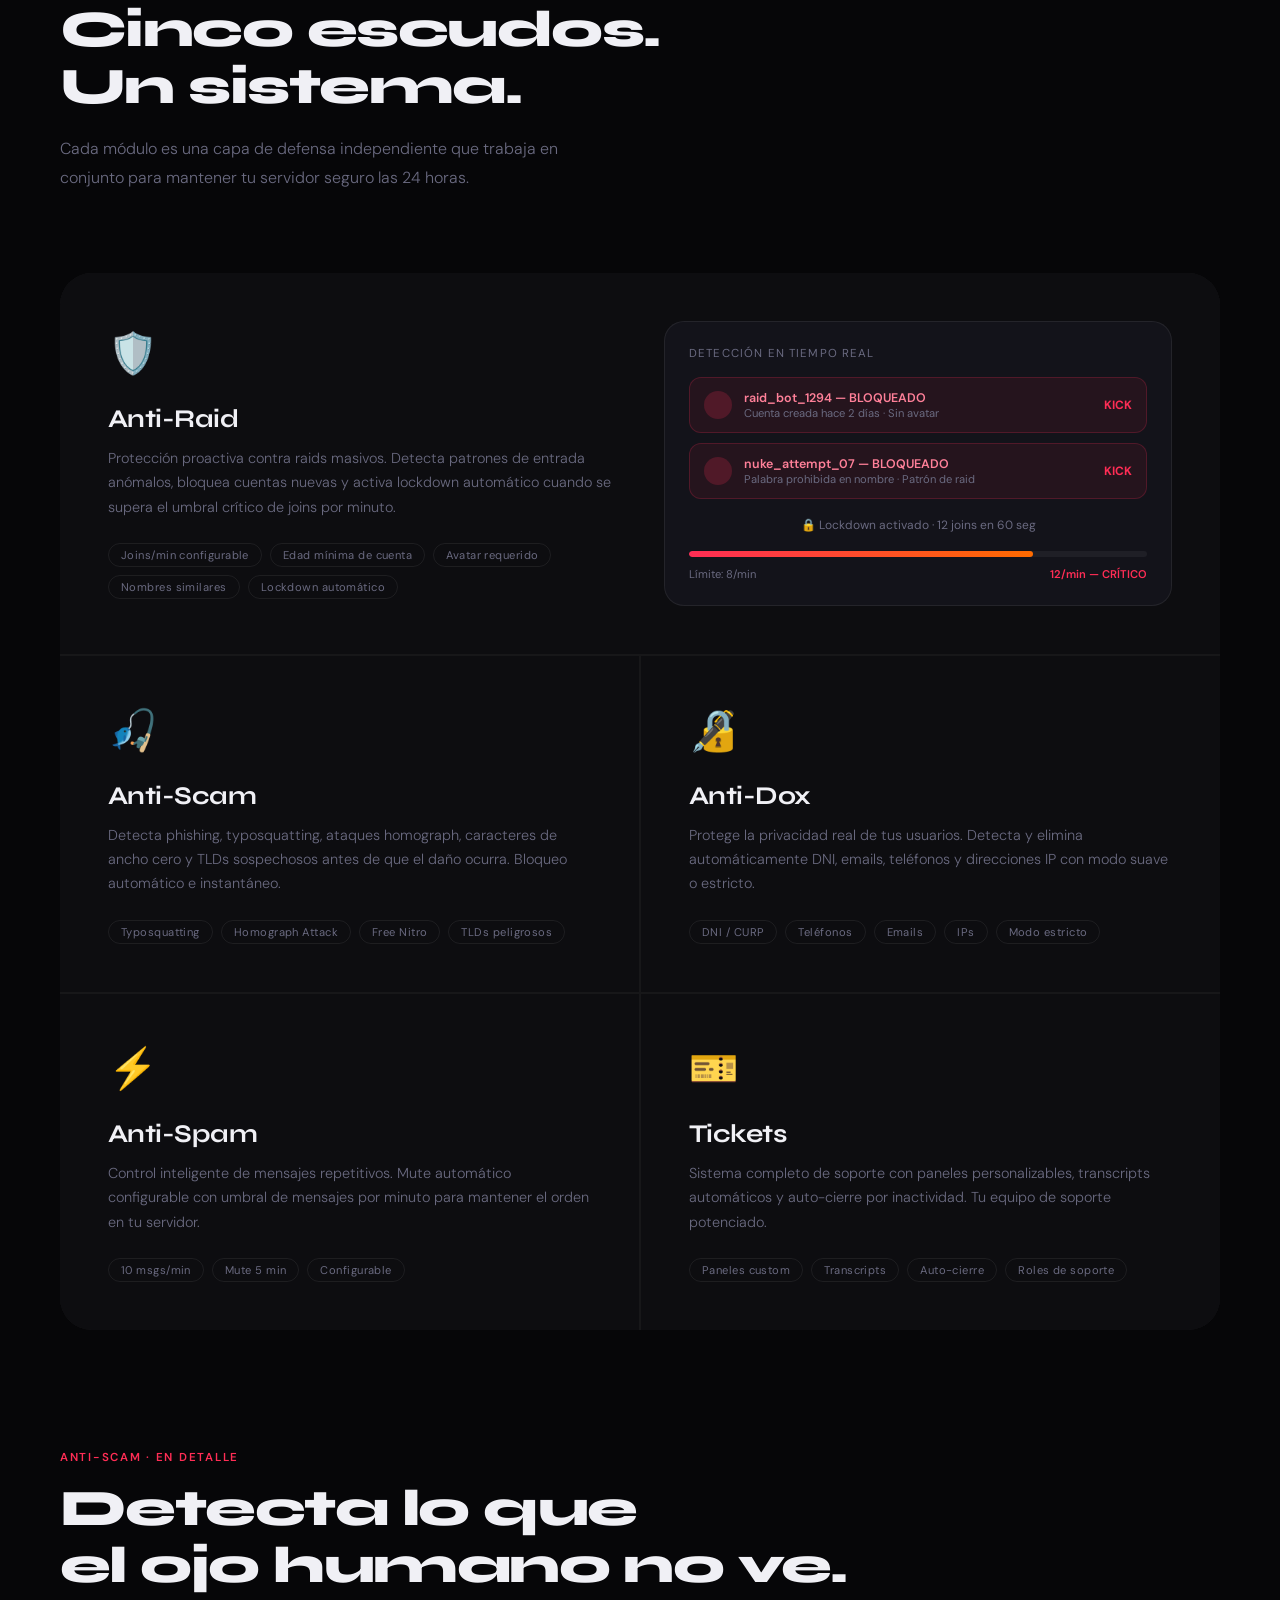
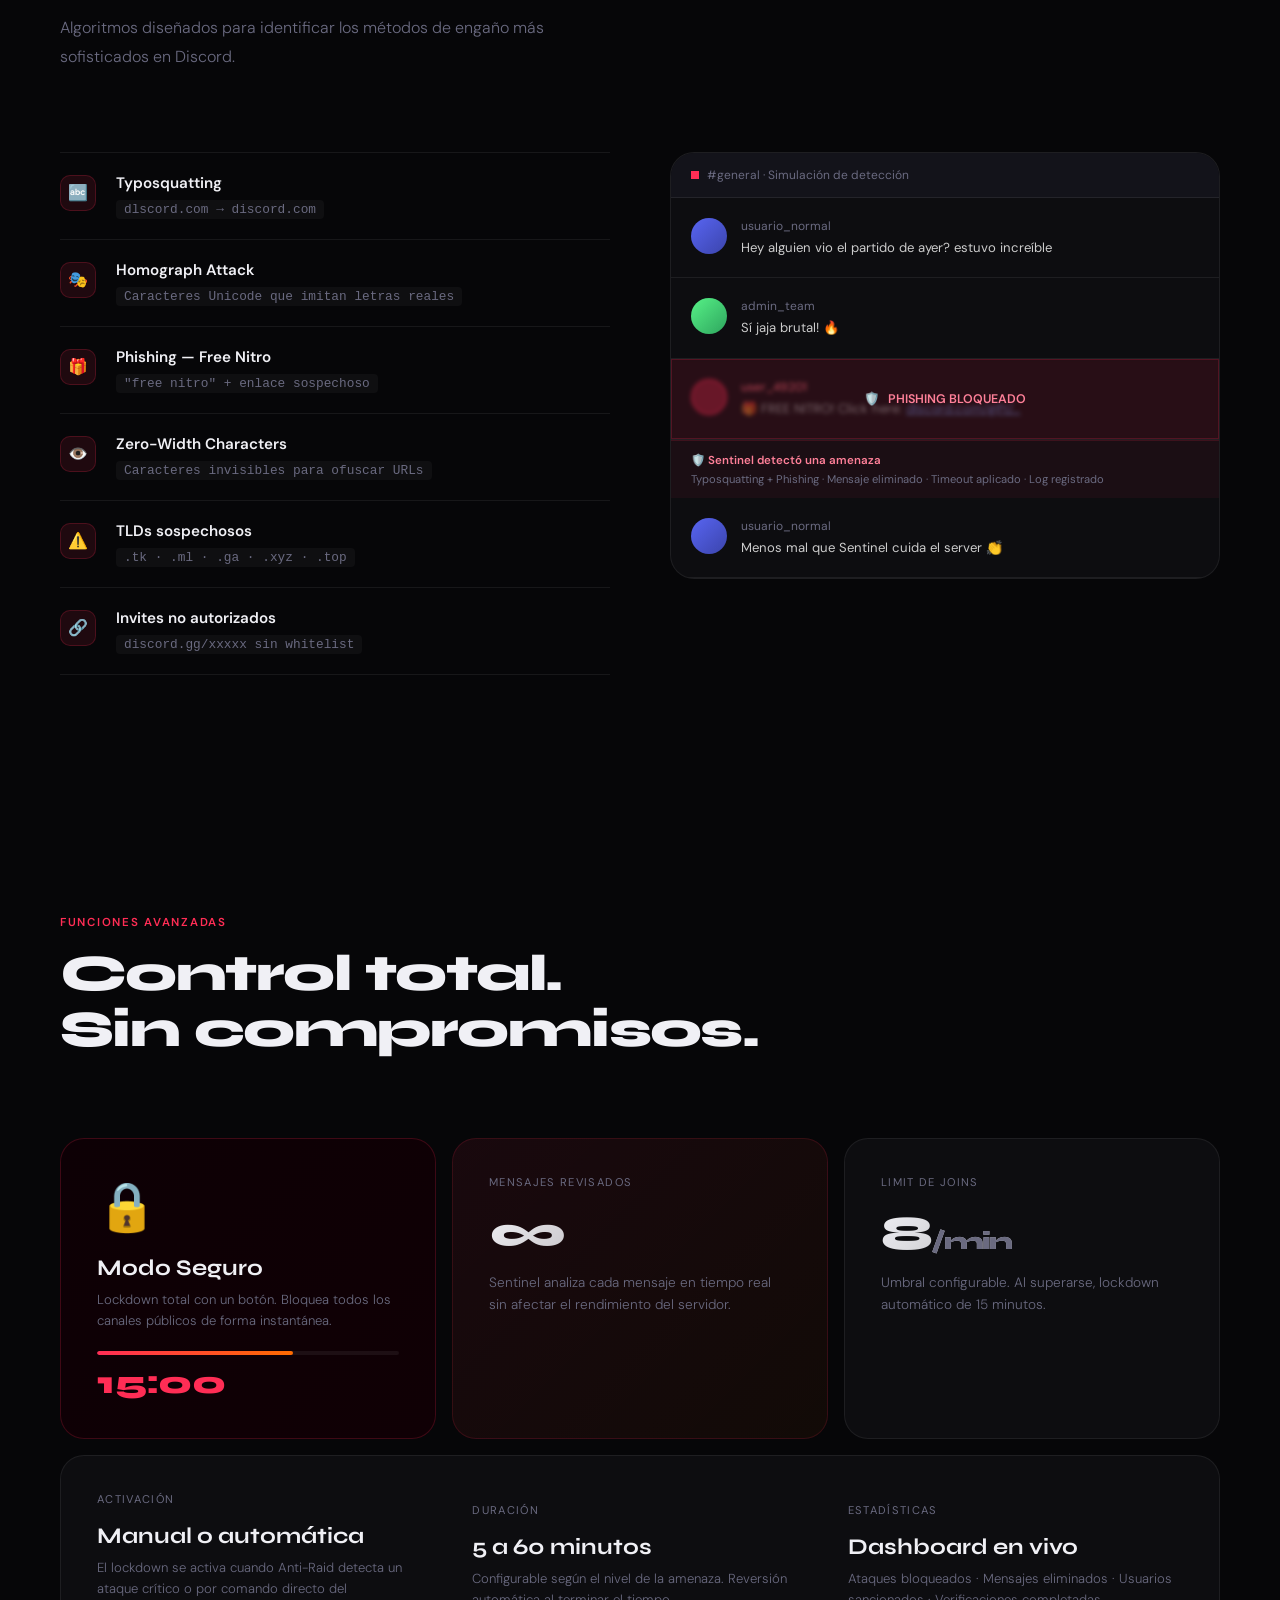
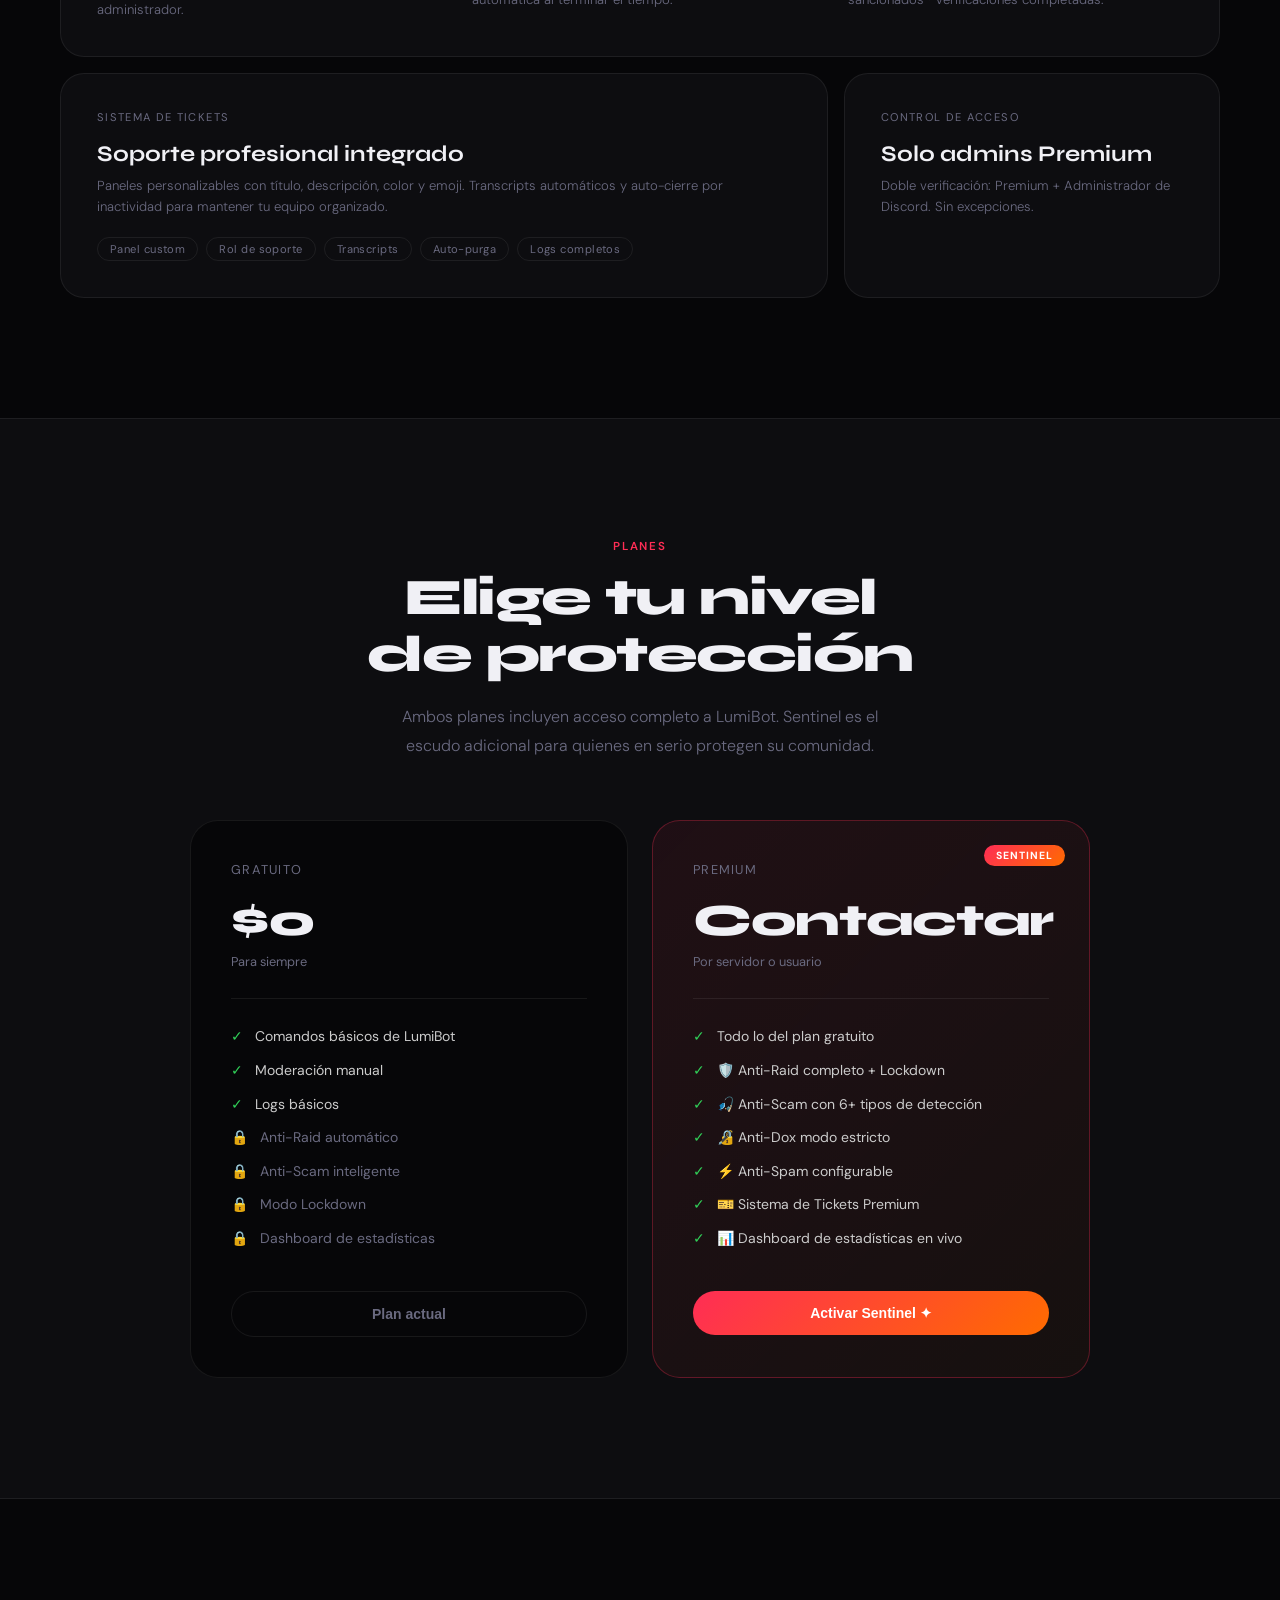
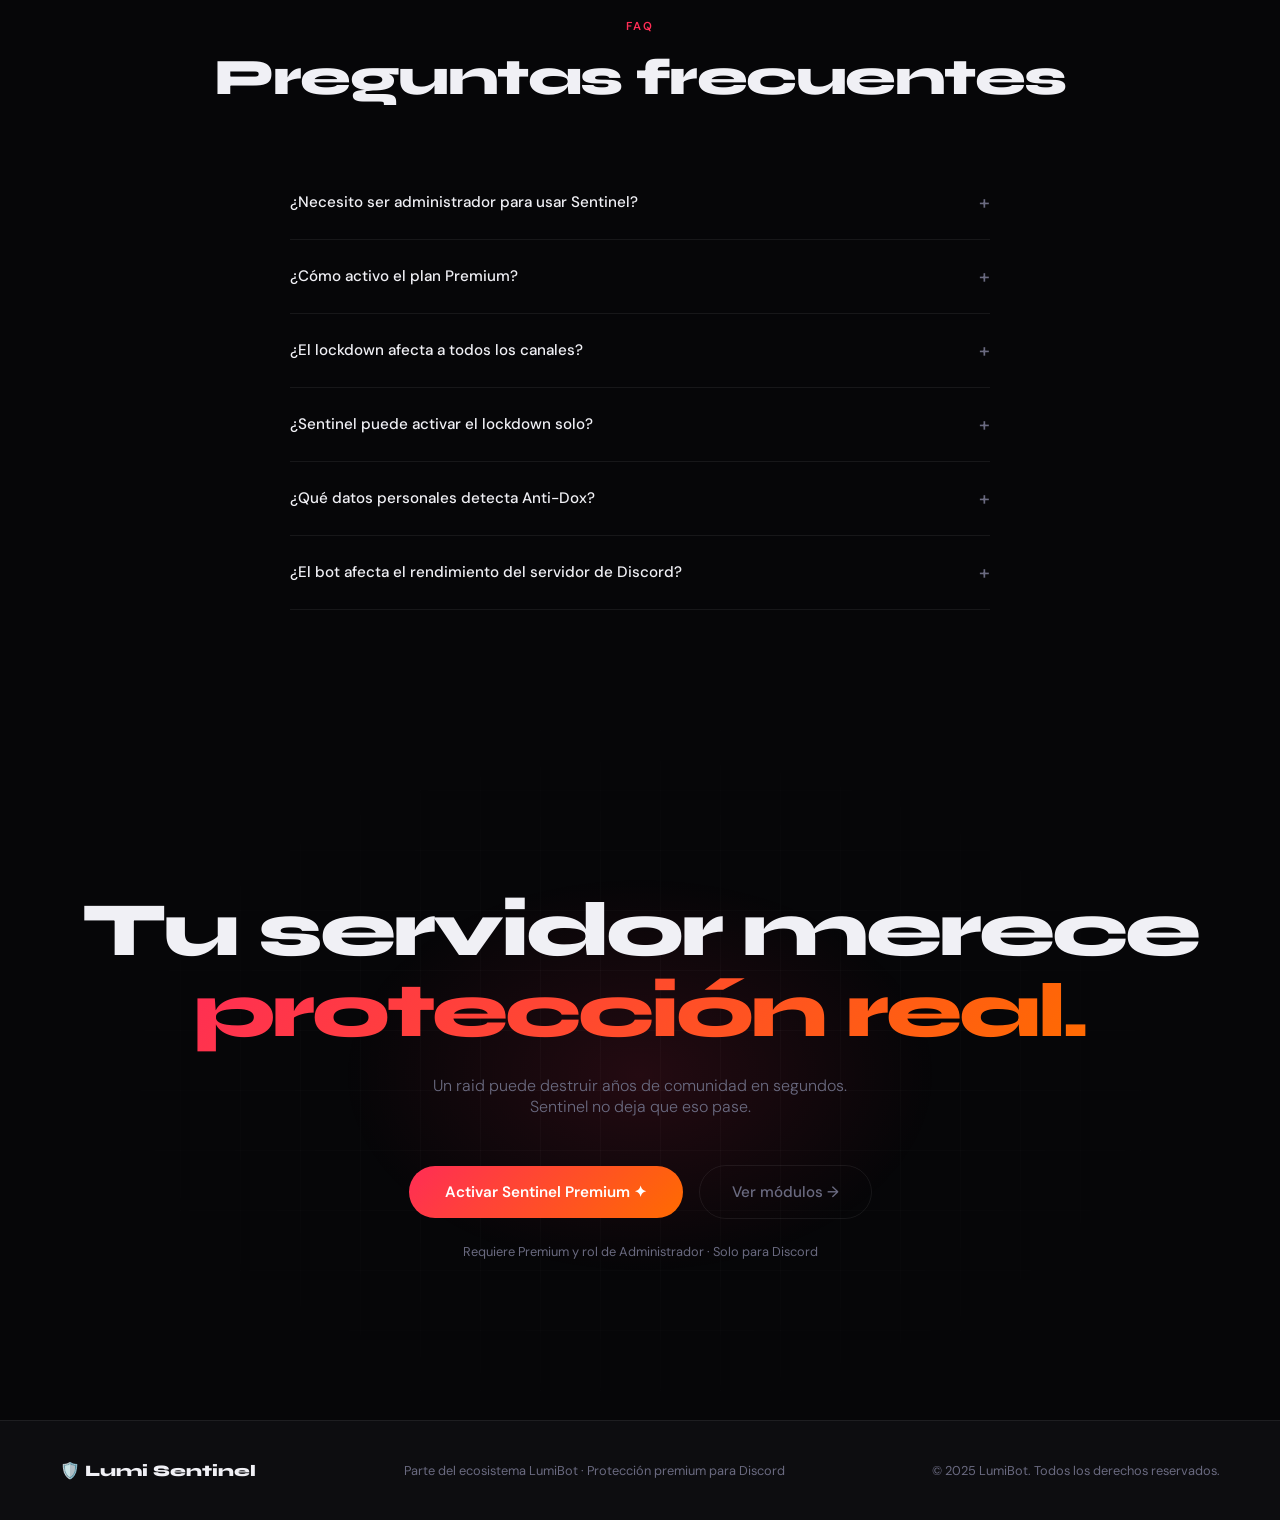
<file: sentinel.html>
<!DOCTYPE html>
<html lang="es">
<head>
  <meta charset="UTF-8">
  <meta name="viewport" content="width=device-width, initial-scale=1.0">
  <title>Lumi Sentinel — Seguridad Premium para Discord</title>
  <link rel="preconnect" href="https://fonts.googleapis.com">
  <link href="https://fonts.googleapis.com/css2?family=Syne:wght@400;600;700;800&family=DM+Sans:wght@300;400;500&display=swap" rel="stylesheet">
  <style>
    :root {
      --red: #ff2d55;
      --orange: #ff6b00;
      --bg: #060608;
      --surface: #0d0d10;
      --surface2: #13131a;
      --text: #f0f0f5;
      --muted: #6a6a80;
      --border: rgba(255,255,255,0.07);
      --glow: rgba(255,45,85,0.25);
    }

    * { margin: 0; padding: 0; box-sizing: border-box; }

    html { scroll-behavior: smooth; }

    body {
      font-family: 'DM Sans', sans-serif;
      background: var(--bg);
      color: var(--text);
      overflow-x: hidden;
      cursor: none;
    }

    /* CUSTOM CURSOR */
    .cursor {
      position: fixed;
      pointer-events: none;
      z-index: 9999;
      mix-blend-mode: difference;
    }
    .cursor-dot {
      width: 8px; height: 8px;
      background: white;
      border-radius: 50%;
      position: fixed;
      top: 0; left: 0;
      transform: translate(-50%,-50%);
      transition: transform 0.1s;
    }
    .cursor-ring {
      width: 40px; height: 40px;
      border: 1px solid rgba(255,255,255,0.5);
      border-radius: 50%;
      position: fixed;
      top: 0; left: 0;
      transform: translate(-50%,-50%);
      transition: all 0.15s ease;
    }

    /* NOISE TEXTURE OVERLAY */
    body::before {
      content: '';
      position: fixed;
      inset: 0;
      background-image: url("data:image/svg+xml,%3Csvg viewBox='0 0 256 256' xmlns='http://www.w3.org/2000/svg'%3E%3Cfilter id='noise'%3E%3CfeTurbulence type='fractalNoise' baseFrequency='0.9' numOctaves='4' stitchTiles='stitch'/%3E%3C/filter%3E%3Crect width='100%25' height='100%25' filter='url(%23noise)' opacity='0.04'/%3E%3C/svg%3E");
      pointer-events: none;
      z-index: 0;
      opacity: 0.6;
    }

    /* NAV */
    nav {
      position: fixed;
      top: 0; left: 0; right: 0;
      z-index: 100;
      padding: 20px 60px;
      display: flex;
      align-items: center;
      justify-content: space-between;
      border-bottom: 1px solid transparent;
      transition: all 0.4s;
      backdrop-filter: blur(0px);
    }
    nav.scrolled {
      background: rgba(6,6,8,0.85);
      border-color: var(--border);
      backdrop-filter: blur(20px);
      padding: 14px 60px;
    }
    .nav-logo {
      font-family: 'Syne', sans-serif;
      font-size: 1.3rem;
      font-weight: 800;
      letter-spacing: -0.02em;
      display: flex;
      align-items: center;
      gap: 10px;
    }
    .nav-logo-icon {
      width: 32px; height: 32px;
      background: linear-gradient(135deg, var(--red), var(--orange));
      border-radius: 8px;
      display: flex;
      align-items: center;
      justify-content: center;
      font-size: 1rem;
    }
    .nav-links {
      display: flex;
      gap: 40px;
      list-style: none;
    }
    .nav-links a {
      color: var(--muted);
      text-decoration: none;
      font-size: 0.875rem;
      font-weight: 500;
      transition: color 0.2s;
      letter-spacing: 0.02em;
    }
    .nav-links a:hover { color: var(--text); }
    .nav-cta {
      background: white;
      color: black !important;
      padding: 8px 20px;
      border-radius: 100px;
      font-size: 0.8rem !important;
      font-weight: 600 !important;
    }
    .nav-cta:hover { background: #e0e0e0; color: black !important; }

    /* HERO */
    .hero {
      min-height: 100vh;
      display: flex;
      flex-direction: column;
      align-items: center;
      justify-content: center;
      position: relative;
      text-align: center;
      padding: 120px 24px 80px;
      overflow: hidden;
    }

    .hero-glow {
      position: absolute;
      top: 20%;
      left: 50%;
      transform: translateX(-50%);
      width: 700px;
      height: 500px;
      background: radial-gradient(ellipse, rgba(255,45,85,0.12) 0%, transparent 70%);
      pointer-events: none;
    }

    .hero-grid {
      position: absolute;
      inset: 0;
      background-image:
        linear-gradient(rgba(255,255,255,0.025) 1px, transparent 1px),
        linear-gradient(90deg, rgba(255,255,255,0.025) 1px, transparent 1px);
      background-size: 60px 60px;
      mask-image: radial-gradient(ellipse 80% 60% at 50% 50%, black 20%, transparent 80%);
      pointer-events: none;
    }

    .hero-eyebrow {
      display: inline-flex;
      align-items: center;
      gap: 8px;
      background: rgba(255,45,85,0.1);
      border: 1px solid rgba(255,45,85,0.25);
      padding: 6px 18px;
      border-radius: 100px;
      font-size: 0.75rem;
      font-weight: 500;
      color: #ff6a88;
      letter-spacing: 0.12em;
      text-transform: uppercase;
      margin-bottom: 32px;
      animation: fadeInDown 0.8s ease both;
    }
    .hero-eyebrow::before {
      content: '';
      width: 6px; height: 6px;
      background: var(--red);
      border-radius: 50%;
      animation: blink 1.5s infinite;
    }

    @keyframes blink {
      0%,100% { opacity: 1; }
      50% { opacity: 0.3; }
    }

    .hero-title {
      font-family: 'Syne', sans-serif;
      font-size: clamp(4rem, 10vw, 9rem);
      font-weight: 800;
      line-height: 0.9;
      letter-spacing: -0.04em;
      margin-bottom: 16px;
      animation: fadeInUp 0.9s 0.1s ease both;
    }

    .hero-title-line1 { display: block; color: var(--text); }
    .hero-title-line2 {
      display: block;
      background: linear-gradient(135deg, var(--red) 0%, var(--orange) 100%);
      -webkit-background-clip: text;
      background-clip: text;
      color: transparent;
    }

    .hero-sub {
      font-size: clamp(1rem, 2vw, 1.2rem);
      color: var(--muted);
      max-width: 560px;
      margin: 24px auto 48px;
      font-weight: 300;
      line-height: 1.7;
      animation: fadeInUp 0.9s 0.2s ease both;
    }

    .hero-actions {
      display: flex;
      gap: 16px;
      align-items: center;
      justify-content: center;
      flex-wrap: wrap;
      animation: fadeInUp 0.9s 0.3s ease both;
    }

    .btn-primary {
      background: linear-gradient(135deg, var(--red), var(--orange));
      color: white;
      border: none;
      padding: 16px 36px;
      border-radius: 100px;
      font-size: 0.95rem;
      font-weight: 600;
      cursor: pointer;
      text-decoration: none;
      display: inline-flex;
      align-items: center;
      gap: 10px;
      transition: all 0.3s;
      position: relative;
      overflow: hidden;
    }
    .btn-primary::after {
      content: '';
      position: absolute;
      inset: 0;
      background: white;
      opacity: 0;
      transition: opacity 0.2s;
    }
    .btn-primary:hover { transform: translateY(-2px); box-shadow: 0 16px 40px rgba(255,45,85,0.4); }
    .btn-primary:hover::after { opacity: 0.1; }

    .btn-ghost {
      background: transparent;
      border: 1px solid var(--border);
      color: var(--muted);
      padding: 16px 32px;
      border-radius: 100px;
      font-size: 0.95rem;
      font-weight: 500;
      cursor: pointer;
      text-decoration: none;
      display: inline-flex;
      align-items: center;
      gap: 10px;
      transition: all 0.3s;
    }
    .btn-ghost:hover { border-color: rgba(255,255,255,0.2); color: var(--text); }

    .hero-visual {
      width: 100%;
      max-width: 900px;
      margin: 80px auto 0;
      position: relative;
      animation: fadeInUp 1s 0.4s ease both;
    }

    /* MOCKUP DE STATS / DASHBOARD */
    .dashboard-mock {
      background: var(--surface);
      border: 1px solid var(--border);
      border-radius: 24px;
      padding: 24px;
      box-shadow: 0 60px 120px rgba(0,0,0,0.8), 0 0 0 1px rgba(255,255,255,0.05);
      position: relative;
      overflow: hidden;
    }
    .dashboard-mock::before {
      content: '';
      position: absolute;
      top: -60px; left: 50%;
      transform: translateX(-50%);
      width: 400px; height: 200px;
      background: radial-gradient(ellipse, rgba(255,45,85,0.15), transparent 70%);
      pointer-events: none;
    }

    .dash-header {
      display: flex;
      align-items: center;
      gap: 8px;
      margin-bottom: 20px;
    }
    .dash-dot {
      width: 12px; height: 12px;
      border-radius: 50%;
    }
    .dash-dot:nth-child(1) { background: #ff5f57; }
    .dash-dot:nth-child(2) { background: #febc2e; }
    .dash-dot:nth-child(3) { background: #28c840; }
    .dash-title-bar {
      flex: 1;
      height: 12px;
      background: var(--surface2);
      border-radius: 6px;
      margin: 0 16px;
    }

    .dash-grid {
      display: grid;
      grid-template-columns: repeat(4, 1fr);
      gap: 12px;
      margin-bottom: 16px;
    }

    .dash-stat {
      background: var(--surface2);
      border-radius: 16px;
      padding: 16px;
      border: 1px solid var(--border);
    }
    .dash-stat-label {
      font-size: 0.7rem;
      color: var(--muted);
      margin-bottom: 8px;
      letter-spacing: 0.08em;
      text-transform: uppercase;
    }
    .dash-stat-val {
      font-family: 'Syne', sans-serif;
      font-size: 1.6rem;
      font-weight: 800;
    }
    .dash-stat-val.red { color: var(--red); }
    .dash-stat-val.orange { color: var(--orange); }
    .dash-stat-val.green { color: #30d158; }
    .dash-stat-val.white { color: var(--text); }
    .dash-stat-change {
      font-size: 0.7rem;
      color: #30d158;
      margin-top: 4px;
    }

    .dash-bottom {
      display: grid;
      grid-template-columns: 2fr 1fr;
      gap: 12px;
    }

    .dash-threats {
      background: var(--surface2);
      border-radius: 16px;
      padding: 16px;
      border: 1px solid var(--border);
    }
    .dash-threats-title {
      font-size: 0.75rem;
      color: var(--muted);
      margin-bottom: 12px;
      letter-spacing: 0.06em;
      text-transform: uppercase;
    }

    .threat-bar-row {
      display: flex;
      align-items: center;
      gap: 10px;
      margin-bottom: 10px;
    }
    .threat-label { font-size: 0.75rem; color: #aaa; width: 100px; flex-shrink: 0; }
    .threat-bar-bg {
      flex: 1;
      height: 6px;
      background: rgba(255,255,255,0.06);
      border-radius: 100px;
      overflow: hidden;
    }
    .threat-bar-fill {
      height: 100%;
      border-radius: 100px;
      background: linear-gradient(90deg, var(--red), var(--orange));
    }
    .threat-count { font-size: 0.75rem; color: var(--muted); width: 30px; text-align: right; }

    .dash-modules {
      background: var(--surface2);
      border-radius: 16px;
      padding: 16px;
      border: 1px solid var(--border);
    }
    .dash-modules-title {
      font-size: 0.75rem;
      color: var(--muted);
      margin-bottom: 12px;
      letter-spacing: 0.06em;
      text-transform: uppercase;
    }
    .module-status {
      display: flex;
      align-items: center;
      justify-content: space-between;
      margin-bottom: 10px;
    }
    .mod-name { font-size: 0.78rem; color: #ccc; }
    .mod-pill {
      font-size: 0.65rem;
      padding: 3px 10px;
      border-radius: 100px;
      font-weight: 600;
    }
    .mod-on { background: rgba(48,209,88,0.15); color: #30d158; border: 1px solid rgba(48,209,88,0.3); }
    .mod-off { background: rgba(255,255,255,0.06); color: var(--muted); border: 1px solid var(--border); }

    .lockdown-banner {
      position: absolute;
      top: 16px;
      right: 16px;
      background: linear-gradient(135deg, rgba(255,45,85,0.2), rgba(255,107,0,0.1));
      border: 1px solid rgba(255,45,85,0.35);
      border-radius: 12px;
      padding: 10px 16px;
      display: flex;
      align-items: center;
      gap: 8px;
      font-size: 0.75rem;
      font-weight: 600;
      color: #ff8099;
    }
    .lockdown-dot {
      width: 8px; height: 8px;
      background: var(--red);
      border-radius: 50%;
      animation: blink 1s infinite;
    }

    /* STATS SECTION */
    .stats-strip {
      border-top: 1px solid var(--border);
      border-bottom: 1px solid var(--border);
      padding: 60px 24px;
      display: flex;
      justify-content: center;
      gap: 0;
      background: var(--surface);
      position: relative;
      z-index: 1;
    }
    .stat-item {
      text-align: center;
      padding: 0 60px;
      border-right: 1px solid var(--border);
    }
    .stat-item:last-child { border-right: none; }
    .stat-num {
      font-family: 'Syne', sans-serif;
      font-size: 3rem;
      font-weight: 800;
      background: linear-gradient(135deg, var(--text), var(--muted));
      -webkit-background-clip: text;
      background-clip: text;
      color: transparent;
      letter-spacing: -0.03em;
    }
    .stat-label { font-size: 0.8rem; color: var(--muted); margin-top: 6px; }

    /* MÓDULOS */
    .section {
      padding: 120px 60px;
      max-width: 1300px;
      margin: 0 auto;
      position: relative;
      z-index: 1;
    }
    .section-eyebrow {
      font-size: 0.72rem;
      letter-spacing: 0.15em;
      text-transform: uppercase;
      color: var(--red);
      font-weight: 600;
      margin-bottom: 16px;
    }
    .section-heading {
      font-family: 'Syne', sans-serif;
      font-size: clamp(2rem, 4vw, 3.5rem);
      font-weight: 800;
      letter-spacing: -0.03em;
      line-height: 1.1;
      margin-bottom: 20px;
    }
    .section-body {
      color: var(--muted);
      font-size: 1rem;
      max-width: 500px;
      line-height: 1.8;
      font-weight: 300;
    }

    /* MÓDULOS GRID */
    .modules-layout {
      display: grid;
      grid-template-columns: 1fr 1fr;
      gap: 2px;
      background: var(--border);
      border-radius: 32px;
      overflow: hidden;
      margin-top: 80px;
    }

    .mod-block {
      background: var(--surface);
      padding: 48px;
      position: relative;
      overflow: hidden;
      transition: background 0.3s;
    }
    .mod-block:hover { background: var(--surface2); }
    .mod-block.featured {
      grid-column: span 2;
      display: grid;
      grid-template-columns: 1fr 1fr;
      gap: 48px;
      align-items: center;
    }

    .mod-block-icon {
      font-size: 2.5rem;
      margin-bottom: 24px;
      display: block;
    }
    .mod-block-name {
      font-family: 'Syne', sans-serif;
      font-size: 1.6rem;
      font-weight: 700;
      margin-bottom: 12px;
      letter-spacing: -0.02em;
    }
    .mod-block-desc {
      color: var(--muted);
      font-size: 0.9rem;
      line-height: 1.7;
      font-weight: 300;
    }

    .mod-block-tags {
      display: flex;
      flex-wrap: wrap;
      gap: 8px;
      margin-top: 24px;
    }
    .tag {
      font-size: 0.7rem;
      padding: 4px 12px;
      border-radius: 100px;
      border: 1px solid var(--border);
      color: var(--muted);
      letter-spacing: 0.04em;
    }

    /* DETECTIONS */
    .detections-layout {
      display: grid;
      grid-template-columns: 1fr 1fr;
      gap: 60px;
      align-items: start;
      margin-top: 80px;
    }

    .detection-list {
      list-style: none;
    }
    .detection-item {
      display: flex;
      gap: 20px;
      padding: 20px 0;
      border-bottom: 1px solid var(--border);
      align-items: flex-start;
    }
    .detection-item:first-child { border-top: 1px solid var(--border); }
    .detection-icon {
      width: 36px; height: 36px;
      background: rgba(255,45,85,0.1);
      border: 1px solid rgba(255,45,85,0.2);
      border-radius: 10px;
      display: flex;
      align-items: center;
      justify-content: center;
      font-size: 1rem;
      flex-shrink: 0;
      margin-top: 2px;
    }
    .detection-name {
      font-size: 0.95rem;
      font-weight: 600;
      margin-bottom: 4px;
    }
    .detection-example {
      font-size: 0.8rem;
      color: var(--muted);
      font-family: 'Courier New', monospace;
      background: rgba(255,255,255,0.04);
      padding: 2px 8px;
      border-radius: 4px;
      display: inline-block;
    }

    .scam-visual {
      background: var(--surface);
      border: 1px solid var(--border);
      border-radius: 24px;
      overflow: hidden;
      position: sticky;
      top: 100px;
    }

    .scam-vis-header {
      background: var(--surface2);
      padding: 14px 20px;
      border-bottom: 1px solid var(--border);
      font-size: 0.75rem;
      color: var(--muted);
      display: flex;
      align-items: center;
      gap: 8px;
    }

    .scam-msg {
      padding: 20px;
      display: flex;
      gap: 14px;
      border-bottom: 1px solid var(--border);
      position: relative;
    }
    .scam-msg.blocked {
      background: rgba(255,45,85,0.04);
    }
    .scam-avatar {
      width: 36px; height: 36px;
      border-radius: 50%;
      flex-shrink: 0;
    }
    .scam-msg-text { font-size: 0.82rem; line-height: 1.5; color: #ccc; }
    .scam-msg-name { font-size: 0.75rem; color: var(--muted); margin-bottom: 4px; }
    .scam-link { color: #7b9ef7; text-decoration: underline; }
    .scam-blocked-overlay {
      position: absolute;
      inset: 0;
      background: rgba(255,45,85,0.08);
      border: 1px solid rgba(255,45,85,0.2);
      display: flex;
      align-items: center;
      justify-content: center;
      gap: 8px;
      font-size: 0.78rem;
      font-weight: 600;
      color: #ff8099;
      backdrop-filter: blur(2px);
    }
    .scam-blocked-overlay::before { content: '🛡️'; }

    /* FEATURE BENTO */
    .bento {
      display: grid;
      grid-template-columns: repeat(3, 1fr);
      grid-template-rows: auto auto;
      gap: 16px;
      margin-top: 80px;
    }

    .bento-card {
      background: var(--surface);
      border: 1px solid var(--border);
      border-radius: 24px;
      padding: 36px;
      position: relative;
      overflow: hidden;
      transition: border-color 0.3s, transform 0.3s;
    }
    .bento-card:hover {
      border-color: rgba(255,45,85,0.25);
      transform: translateY(-4px);
    }
    .bento-card.span2 { grid-column: span 2; }
    .bento-card.span3 { grid-column: span 3; display: grid; grid-template-columns: 1fr 1fr 1fr; gap: 40px; align-items: center; }

    .bento-label {
      font-size: 0.7rem;
      letter-spacing: 0.12em;
      text-transform: uppercase;
      color: var(--muted);
      margin-bottom: 16px;
    }
    .bento-value {
      font-family: 'Syne', sans-serif;
      font-size: 3rem;
      font-weight: 800;
      letter-spacing: -0.04em;
      background: linear-gradient(135deg, var(--text), rgba(255,255,255,0.5));
      -webkit-background-clip: text;
      background-clip: text;
      color: transparent;
    }
    .bento-desc {
      color: var(--muted);
      font-size: 0.85rem;
      margin-top: 10px;
      line-height: 1.6;
      font-weight: 300;
    }

    .bento-highlight {
      background: linear-gradient(135deg, rgba(255,45,85,0.08), rgba(255,107,0,0.05));
      border-color: rgba(255,45,85,0.15);
    }

    .bento-accent {
      font-family: 'Syne', sans-serif;
      font-size: 1.4rem;
      font-weight: 700;
      margin-bottom: 8px;
    }
    .bento-accent-desc {
      font-size: 0.82rem;
      color: var(--muted);
      line-height: 1.6;
      font-weight: 300;
    }

    /* LOCKDOWN VISUAL */
    .lockdown-card {
      background: linear-gradient(135deg, #0d0005, #100005);
      border-color: rgba(255,45,85,0.2) !important;
    }
    .lockdown-icon {
      font-size: 3rem;
      margin-bottom: 16px;
    }
    .lockdown-bar {
      height: 4px;
      background: rgba(255,255,255,0.06);
      border-radius: 100px;
      margin-top: 20px;
      overflow: hidden;
    }
    .lockdown-bar-fill {
      height: 100%;
      width: 65%;
      background: linear-gradient(90deg, var(--red), var(--orange));
      border-radius: 100px;
      animation: grow 3s ease-in-out infinite alternate;
    }
    @keyframes grow {
      from { width: 30%; }
      to { width: 85%; }
    }
    .lockdown-timer {
      font-family: 'Syne', sans-serif;
      font-size: 2rem;
      font-weight: 800;
      color: var(--red);
      margin-top: 8px;
    }

    /* PRICING */
    .pricing-section {
      padding: 120px 60px;
      background: var(--surface);
      border-top: 1px solid var(--border);
      border-bottom: 1px solid var(--border);
      position: relative;
      z-index: 1;
    }
    .pricing-inner {
      max-width: 900px;
      margin: 0 auto;
      text-align: center;
    }
    .pricing-cards {
      display: grid;
      grid-template-columns: 1fr 1fr;
      gap: 24px;
      margin-top: 60px;
      text-align: left;
    }

    .pricing-card {
      background: var(--bg);
      border: 1px solid var(--border);
      border-radius: 28px;
      padding: 40px;
      position: relative;
      overflow: hidden;
      transition: border-color 0.3s;
    }
    .pricing-card:hover { border-color: rgba(255,255,255,0.15); }
    .pricing-card.premium {
      background: linear-gradient(135deg, rgba(255,45,85,0.08), rgba(255,107,0,0.04));
      border-color: rgba(255,45,85,0.3);
    }
    .pricing-card.premium:hover { border-color: rgba(255,45,85,0.5); }

    .premium-star {
      position: absolute;
      top: 24px; right: 24px;
      background: linear-gradient(135deg, var(--red), var(--orange));
      font-size: 0.65rem;
      font-weight: 700;
      letter-spacing: 0.1em;
      color: white;
      padding: 4px 12px;
      border-radius: 100px;
    }

    .price-plan { font-size: 0.8rem; color: var(--muted); letter-spacing: 0.1em; text-transform: uppercase; margin-bottom: 16px; }
    .price-val {
      font-family: 'Syne', sans-serif;
      font-size: 2.8rem;
      font-weight: 800;
      letter-spacing: -0.03em;
      margin-bottom: 6px;
    }
    .price-period { font-size: 0.8rem; color: var(--muted); }
    .price-divider {
      height: 1px;
      background: var(--border);
      margin: 28px 0;
    }
    .price-feature {
      display: flex;
      gap: 12px;
      margin-bottom: 14px;
      font-size: 0.875rem;
      align-items: flex-start;
    }
    .price-feature-check { color: #30d158; flex-shrink: 0; }
    .price-feature-lock { color: var(--muted); flex-shrink: 0; }
    .price-feature-text { color: #ccc; line-height: 1.4; }
    .price-feature-text.locked { color: var(--muted); }

    .price-btn {
      width: 100%;
      padding: 14px;
      border-radius: 100px;
      border: 1px solid var(--border);
      background: transparent;
      color: var(--muted);
      font-size: 0.875rem;
      font-weight: 600;
      cursor: pointer;
      margin-top: 28px;
      transition: all 0.3s;
    }
    .price-btn:hover { border-color: rgba(255,255,255,0.2); color: var(--text); }
    .price-btn.main {
      background: linear-gradient(135deg, var(--red), var(--orange));
      border: none;
      color: white;
    }
    .price-btn.main:hover { transform: translateY(-2px); box-shadow: 0 12px 30px rgba(255,45,85,0.4); }

    /* FAQ */
    .faq-list {
      margin-top: 60px;
      max-width: 700px;
      margin-left: auto;
      margin-right: auto;
    }
    .faq-item {
      border-bottom: 1px solid var(--border);
      padding: 24px 0;
    }
    .faq-q {
      display: flex;
      justify-content: space-between;
      align-items: center;
      cursor: pointer;
      font-weight: 500;
      font-size: 0.95rem;
    }
    .faq-q-icon { color: var(--muted); transition: transform 0.3s; font-size: 1.2rem; }
    .faq-item.open .faq-q-icon { transform: rotate(45deg); color: var(--red); }
    .faq-a {
      color: var(--muted);
      font-size: 0.875rem;
      line-height: 1.7;
      font-weight: 300;
      max-height: 0;
      overflow: hidden;
      transition: max-height 0.4s ease, padding 0.3s;
    }
    .faq-item.open .faq-a {
      max-height: 200px;
      padding-top: 16px;
    }

    /* CTA FINAL */
    .final-cta {
      padding: 160px 24px;
      text-align: center;
      position: relative;
      overflow: hidden;
      z-index: 1;
    }
    .final-cta-glow {
      position: absolute;
      top: 50%; left: 50%;
      transform: translate(-50%,-50%);
      width: 600px; height: 400px;
      background: radial-gradient(ellipse, rgba(255,45,85,0.12), transparent 70%);
      pointer-events: none;
    }
    .final-title {
      font-family: 'Syne', sans-serif;
      font-size: clamp(2.5rem, 6vw, 5.5rem);
      font-weight: 800;
      letter-spacing: -0.04em;
      line-height: 1.05;
      margin-bottom: 24px;
    }
    .final-sub {
      color: var(--muted);
      font-size: 1rem;
      margin-bottom: 48px;
      font-weight: 300;
    }

    /* FOOTER */
    footer {
      border-top: 1px solid var(--border);
      padding: 40px 60px;
      display: flex;
      justify-content: space-between;
      align-items: center;
      background: var(--surface);
      position: relative;
      z-index: 1;
    }
    .footer-logo {
      font-family: 'Syne', sans-serif;
      font-size: 1rem;
      font-weight: 800;
    }
    .footer-note { font-size: 0.8rem; color: var(--muted); }

    /* ANIMATIONS */
    @keyframes fadeInDown {
      from { opacity: 0; transform: translateY(-16px); }
      to { opacity: 1; transform: translateY(0); }
    }
    @keyframes fadeInUp {
      from { opacity: 0; transform: translateY(24px); }
      to { opacity: 1; transform: translateY(0); }
    }

    .reveal {
      opacity: 0;
      transform: translateY(30px);
      transition: opacity 0.7s ease, transform 0.7s ease;
    }
    .reveal.visible {
      opacity: 1;
      transform: translateY(0);
    }

    /* SCROLLBAR */
    ::-webkit-scrollbar { width: 6px; }
    ::-webkit-scrollbar-track { background: var(--bg); }
    ::-webkit-scrollbar-thumb { background: rgba(255,255,255,0.1); border-radius: 3px; }

    /* RESPONSIVE */
    @media (max-width: 900px) {
      nav { padding: 16px 24px; }
      nav.scrolled { padding: 12px 24px; }
      .nav-links { display: none; }
      .section { padding: 80px 24px; }
      .modules-layout { grid-template-columns: 1fr; }
      .mod-block.featured { grid-column: span 1; grid-template-columns: 1fr; }
      .detections-layout { grid-template-columns: 1fr; }
      .bento { grid-template-columns: 1fr; }
      .bento-card.span2, .bento-card.span3 { grid-column: span 1; }
      .bento-card.span3 { grid-template-columns: 1fr; gap: 24px; }
      .pricing-cards { grid-template-columns: 1fr; }
      .stats-strip { flex-wrap: wrap; gap: 40px; }
      .stat-item { border-right: none; padding: 0 20px; }
      footer { flex-direction: column; gap: 16px; text-align: center; }
      .dash-grid { grid-template-columns: repeat(2,1fr); }
      .dash-bottom { grid-template-columns: 1fr; }
    }
  </style>
</head>
<body>

  <!-- CURSOR -->
  <div class="cursor-dot" id="dot"></div>
  <div class="cursor-ring" id="ring"></div>

  <!-- NAV -->
  <nav id="nav">
    <div class="nav-logo">
      <div class="nav-logo-icon">🛡️</div>
      Lumi Sentinel
    </div>
    <ul class="nav-links">
      <li><a href="#modulos">Módulos</a></li>
      <li><a href="#detecciones">Detecciones</a></li>
      <li><a href="#features">Funciones</a></li>
      <li><a href="#precios">Precios</a></li>
      <li><a href="#faq">FAQ</a></li>
      <li><a href="#cta" class="nav-cta">Activar →</a></li>
    </ul>
  </nav>

  <!-- HERO -->
  <section class="hero">
    <div class="hero-glow"></div>
    <div class="hero-grid"></div>

    <div class="hero-eyebrow">Exclusivo Premium · LumiBot</div>

    <h1 class="hero-title">
      <span class="hero-title-line1">Protección</span>
      <span class="hero-title-line2">Sin Límites</span>
    </h1>

    <p class="hero-sub">El sistema de seguridad más completo para Discord. Moderación autónoma, detección inteligente de amenazas y control total para tu comunidad.</p>

    <div class="hero-actions">
      <a href="#cta" class="btn-primary">Activar Sentinel ✦</a>
      <a href="#modulos" class="btn-ghost">Ver módulos →</a>
    </div>

    <div class="hero-visual">
      <div class="dashboard-mock">
        <div class="lockdown-banner">
          <div class="lockdown-dot"></div>
          Sentinel activo · 24 amenazas hoy
        </div>

        <div class="dash-header">
          <div class="dash-dot"></div>
          <div class="dash-dot"></div>
          <div class="dash-dot"></div>
          <div class="dash-title-bar"></div>
        </div>

        <div class="dash-grid">
          <div class="dash-stat">
            <div class="dash-stat-label">Ataques bloq.</div>
            <div class="dash-stat-val red">1,247</div>
            <div class="dash-stat-change">↑ 12% este mes</div>
          </div>
          <div class="dash-stat">
            <div class="dash-stat-label">Msgs eliminados</div>
            <div class="dash-stat-val orange">394</div>
            <div class="dash-stat-change">↑ 8% esta semana</div>
          </div>
          <div class="dash-stat">
            <div class="dash-stat-label">Usuarios sanc.</div>
            <div class="dash-stat-val white">89</div>
            <div class="dash-stat-change">↓ 3% este mes</div>
          </div>
          <div class="dash-stat">
            <div class="dash-stat-label">Uptime</div>
            <div class="dash-stat-val green">99.9%</div>
            <div class="dash-stat-change">↔ sin cambios</div>
          </div>
        </div>

        <div class="dash-bottom">
          <div class="dash-threats">
            <div class="dash-threats-title">Amenazas detectadas</div>
            <div class="threat-bar-row">
              <div class="threat-label">Phishing</div>
              <div class="threat-bar-bg"><div class="threat-bar-fill" style="width:85%"></div></div>
              <div class="threat-count">423</div>
            </div>
            <div class="threat-bar-row">
              <div class="threat-label">Anti-Raid</div>
              <div class="threat-bar-bg"><div class="threat-bar-fill" style="width:62%"></div></div>
              <div class="threat-count">310</div>
            </div>
            <div class="threat-bar-row">
              <div class="threat-label">Spam</div>
              <div class="threat-bar-bg"><div class="threat-bar-fill" style="width:47%"></div></div>
              <div class="threat-count">235</div>
            </div>
            <div class="threat-bar-row">
              <div class="threat-label">Dox</div>
              <div class="threat-bar-bg"><div class="threat-bar-fill" style="width:28%"></div></div>
              <div class="threat-count">140</div>
            </div>
            <div class="threat-bar-row">
              <div class="threat-label">Homograph</div>
              <div class="threat-bar-bg"><div class="threat-bar-fill" style="width:18%"></div></div>
              <div class="threat-count">89</div>
            </div>
          </div>

          <div class="dash-modules">
            <div class="dash-modules-title">Estado módulos</div>
            <div class="module-status">
              <div class="mod-name">🛡️ Anti-Raid</div>
              <div class="mod-pill mod-on">ON</div>
            </div>
            <div class="module-status">
              <div class="mod-name">🎣 Anti-Scam</div>
              <div class="mod-pill mod-on">ON</div>
            </div>
            <div class="module-status">
              <div class="mod-name">🔏 Anti-Dox</div>
              <div class="mod-pill mod-on">ON</div>
            </div>
            <div class="module-status">
              <div class="mod-name">⚡ Anti-Spam</div>
              <div class="mod-pill mod-on">ON</div>
            </div>
            <div class="module-status">
              <div class="mod-name">🎫 Tickets</div>
              <div class="mod-pill mod-on">ON</div>
            </div>
          </div>
        </div>
      </div>
    </div>
  </section>

  <!-- STATS STRIP -->
  <div class="stats-strip">
    <div class="stat-item">
      <div class="stat-num">6+</div>
      <div class="stat-label">Tipos de ataque detectados</div>
    </div>
    <div class="stat-item">
      <div class="stat-num">5</div>
      <div class="stat-label">Módulos de protección</div>
    </div>
    <div class="stat-item">
      <div class="stat-num">15min</div>
      <div class="stat-label">Lockdown automático</div>
    </div>
    <div class="stat-item">
      <div class="stat-num">99.9%</div>
      <div class="stat-label">Tiempo activo</div>
    </div>
  </div>

  <!-- MÓDULOS -->
  <section class="section" id="modulos">
    <div class="reveal">
      <div class="section-eyebrow">Módulos de protección</div>
      <h2 class="section-heading">Cinco escudos.<br>Un sistema.</h2>
      <p class="section-body">Cada módulo es una capa de defensa independiente que trabaja en conjunto para mantener tu servidor seguro las 24 horas.</p>
    </div>

    <div class="modules-layout reveal">
      <div class="mod-block featured">
        <div>
          <span class="mod-block-icon">🛡️</span>
          <div class="mod-block-name">Anti-Raid</div>
          <div class="mod-block-desc">Protección proactiva contra raids masivos. Detecta patrones de entrada anómalos, bloquea cuentas nuevas y activa lockdown automático cuando se supera el umbral crítico de joins por minuto.</div>
          <div class="mod-block-tags">
            <span class="tag">Joins/min configurable</span>
            <span class="tag">Edad mínima de cuenta</span>
            <span class="tag">Avatar requerido</span>
            <span class="tag">Nombres similares</span>
            <span class="tag">Lockdown automático</span>
          </div>
        </div>
        <div style="background: var(--surface2); border-radius: 20px; padding: 24px; border: 1px solid var(--border);">
          <!-- Raid visual -->
          <div style="font-size: 0.72rem; color: var(--muted); letter-spacing: 0.1em; text-transform: uppercase; margin-bottom: 16px;">Detección en tiempo real</div>
          <div style="display: flex; flex-direction: column; gap: 10px;">
            <div style="display: flex; align-items: center; gap: 12px; background: rgba(255,45,85,0.08); border: 1px solid rgba(255,45,85,0.2); border-radius: 12px; padding: 12px 14px;">
              <div style="width: 28px; height: 28px; background: rgba(255,45,85,0.2); border-radius: 50%; flex-shrink: 0;"></div>
              <div style="flex: 1;">
                <div style="font-size: 0.78rem; color: #ff8099; font-weight: 600;">raid_bot_1294 — BLOQUEADO</div>
                <div style="font-size: 0.7rem; color: var(--muted);">Cuenta creada hace 2 días · Sin avatar</div>
              </div>
              <div style="font-size: 0.75rem; color: var(--red); font-weight: 700;">KICK</div>
            </div>
            <div style="display: flex; align-items: center; gap: 12px; background: rgba(255,45,85,0.08); border: 1px solid rgba(255,45,85,0.2); border-radius: 12px; padding: 12px 14px;">
              <div style="width: 28px; height: 28px; background: rgba(255,45,85,0.2); border-radius: 50%; flex-shrink: 0;"></div>
              <div style="flex: 1;">
                <div style="font-size: 0.78rem; color: #ff8099; font-weight: 600;">nuke_attempt_07 — BLOQUEADO</div>
                <div style="font-size: 0.7rem; color: var(--muted);">Palabra prohibida en nombre · Patrón de raid</div>
              </div>
              <div style="font-size: 0.75rem; color: var(--red); font-weight: 700;">KICK</div>
            </div>
            <div style="text-align: center; font-size: 0.75rem; color: var(--muted); padding: 8px 0;">
              🔒 Lockdown activado · 12 joins en 60 seg
            </div>
            <div style="height: 6px; background: rgba(255,255,255,0.05); border-radius: 100px; overflow: hidden;">
              <div style="width: 75%; height: 100%; background: linear-gradient(90deg, var(--red), var(--orange)); border-radius: 100px;"></div>
            </div>
            <div style="display: flex; justify-content: space-between; font-size: 0.7rem; color: var(--muted);">
              <span>Límite: 8/min</span>
              <span style="color: var(--red); font-weight: 600;">12/min — CRÍTICO</span>
            </div>
          </div>
        </div>
      </div>

      <div class="mod-block">
        <span class="mod-block-icon">🎣</span>
        <div class="mod-block-name">Anti-Scam</div>
        <div class="mod-block-desc">Detecta phishing, typosquatting, ataques homograph, caracteres de ancho cero y TLDs sospechosos antes de que el daño ocurra. Bloqueo automático e instantáneo.</div>
        <div class="mod-block-tags">
          <span class="tag">Typosquatting</span>
          <span class="tag">Homograph Attack</span>
          <span class="tag">Free Nitro</span>
          <span class="tag">TLDs peligrosos</span>
        </div>
      </div>

      <div class="mod-block">
        <span class="mod-block-icon">🔏</span>
        <div class="mod-block-name">Anti-Dox</div>
        <div class="mod-block-desc">Protege la privacidad real de tus usuarios. Detecta y elimina automáticamente DNI, emails, teléfonos y direcciones IP con modo suave o estricto.</div>
        <div class="mod-block-tags">
          <span class="tag">DNI / CURP</span>
          <span class="tag">Teléfonos</span>
          <span class="tag">Emails</span>
          <span class="tag">IPs</span>
          <span class="tag">Modo estricto</span>
        </div>
      </div>

      <div class="mod-block">
        <span class="mod-block-icon">⚡</span>
        <div class="mod-block-name">Anti-Spam</div>
        <div class="mod-block-desc">Control inteligente de mensajes repetitivos. Mute automático configurable con umbral de mensajes por minuto para mantener el orden en tu servidor.</div>
        <div class="mod-block-tags">
          <span class="tag">10 msgs/min</span>
          <span class="tag">Mute 5 min</span>
          <span class="tag">Configurable</span>
        </div>
      </div>

      <div class="mod-block">
        <span class="mod-block-icon">🎫</span>
        <div class="mod-block-name">Tickets</div>
        <div class="mod-block-desc">Sistema completo de soporte con paneles personalizables, transcripts automáticos y auto-cierre por inactividad. Tu equipo de soporte potenciado.</div>
        <div class="mod-block-tags">
          <span class="tag">Paneles custom</span>
          <span class="tag">Transcripts</span>
          <span class="tag">Auto-cierre</span>
          <span class="tag">Roles de soporte</span>
        </div>
      </div>
    </div>
  </section>

  <!-- DETECCIONES ANTI-SCAM -->
  <section class="section" id="detecciones" style="padding-top: 0;">
    <div class="reveal">
      <div class="section-eyebrow">Anti-Scam · En detalle</div>
      <h2 class="section-heading">Detecta lo que<br>el ojo humano no ve.</h2>
      <p class="section-body">Algoritmos diseñados para identificar los métodos de engaño más sofisticados en Discord.</p>
    </div>

    <div class="detections-layout reveal">
      <ul class="detection-list">
        <li class="detection-item">
          <div class="detection-icon">🔤</div>
          <div>
            <div class="detection-name">Typosquatting</div>
            <div class="detection-example">dlscord.com → discord.com</div>
          </div>
        </li>
        <li class="detection-item">
          <div class="detection-icon">🎭</div>
          <div>
            <div class="detection-name">Homograph Attack</div>
            <div class="detection-example">Caracteres Unicode que imitan letras reales</div>
          </div>
        </li>
        <li class="detection-item">
          <div class="detection-icon">🎁</div>
          <div>
            <div class="detection-name">Phishing — Free Nitro</div>
            <div class="detection-example">"free nitro" + enlace sospechoso</div>
          </div>
        </li>
        <li class="detection-item">
          <div class="detection-icon">👁️</div>
          <div>
            <div class="detection-name">Zero-Width Characters</div>
            <div class="detection-example">Caracteres invisibles para ofuscar URLs</div>
          </div>
        </li>
        <li class="detection-item">
          <div class="detection-icon">⚠️</div>
          <div>
            <div class="detection-name">TLDs sospechosos</div>
            <div class="detection-example">.tk · .ml · .ga · .xyz · .top</div>
          </div>
        </li>
        <li class="detection-item">
          <div class="detection-icon">🔗</div>
          <div>
            <div class="detection-name">Invites no autorizados</div>
            <div class="detection-example">discord.gg/xxxxx sin whitelist</div>
          </div>
        </li>
      </ul>

      <!-- CHAT VISUAL MOCKUP -->
      <div class="scam-visual">
        <div class="scam-vis-header">
          <div style="width: 8px; height: 8px; background: var(--red); border-radius: 50;"></div>
          #general · Simulación de detección
        </div>

        <div class="scam-msg">
          <div class="scam-avatar" style="background: linear-gradient(135deg,#5865f2,#3b44ac);"></div>
          <div>
            <div class="scam-msg-name">usuario_normal</div>
            <div class="scam-msg-text">Hey alguien vio el partido de ayer? estuvo increíble</div>
          </div>
        </div>

        <div class="scam-msg">
          <div class="scam-avatar" style="background: linear-gradient(135deg,#57f287,#2ea55e);"></div>
          <div>
            <div class="scam-msg-name">admin_team</div>
            <div class="scam-msg-text">Sí jaja brutal! 🔥</div>
          </div>
        </div>

        <div class="scam-msg blocked">
          <div class="scam-avatar" style="background: rgba(255,45,85,0.3); border: 1px solid rgba(255,45,85,0.5);"></div>
          <div>
            <div class="scam-msg-name" style="color: rgba(255,100,120,0.7);">user_49201</div>
            <div class="scam-msg-text" style="opacity: 0.5;">🎁 FREE NITRO! Click here: <span class="scam-link">dlscоrd.com/gift/...</span></div>
          </div>
          <div class="scam-blocked-overlay">PHISHING BLOQUEADO</div>
        </div>

        <div style="padding: 12px 20px; background: rgba(255,45,85,0.06); border-top: 1px solid rgba(255,45,85,0.15);">
          <div style="font-size: 0.72rem; color: #ff8099; font-weight: 600; margin-bottom: 4px;">🛡️ Sentinel detectó una amenaza</div>
          <div style="font-size: 0.7rem; color: var(--muted);">Typosquatting + Phishing · Mensaje eliminado · Timeout aplicado · Log registrado</div>
        </div>

        <div class="scam-msg">
          <div class="scam-avatar" style="background: linear-gradient(135deg,#5865f2,#3b44ac);"></div>
          <div>
            <div class="scam-msg-name">usuario_normal</div>
            <div class="scam-msg-text">Menos mal que Sentinel cuida el server 👏</div>
          </div>
        </div>
      </div>
    </div>
  </section>

  <!-- BENTO FEATURES -->
  <section class="section" id="features">
    <div class="reveal">
      <div class="section-eyebrow">Funciones avanzadas</div>
      <h2 class="section-heading">Control total.<br>Sin compromisos.</h2>
    </div>

    <div class="bento reveal">
      <!-- LOCKDOWN -->
      <div class="bento-card lockdown-card">
        <div class="lockdown-icon">🔒</div>
        <div class="bento-accent">Modo Seguro</div>
        <div class="bento-accent-desc">Lockdown total con un botón. Bloquea todos los canales públicos de forma instantánea.</div>
        <div class="lockdown-bar">
          <div class="lockdown-bar-fill"></div>
        </div>
        <div class="lockdown-timer">15:00</div>
      </div>

      <!-- STATS -->
      <div class="bento-card bento-highlight">
        <div class="bento-label">Mensajes revisados</div>
        <div class="bento-value">∞</div>
        <div class="bento-desc">Sentinel analiza cada mensaje en tiempo real sin afectar el rendimiento del servidor.</div>
      </div>

      <!-- JOINS -->
      <div class="bento-card">
        <div class="bento-label">Limit de joins</div>
        <div class="bento-value">8<span style="font-size: 1.5rem; color: var(--muted)">/min</span></div>
        <div class="bento-desc">Umbral configurable. Al superarse, lockdown automático de 15 minutos.</div>
      </div>

      <!-- TRIPLE STAT -->
      <div class="bento-card span3">
        <div>
          <div class="bento-label">Activación</div>
          <div class="bento-accent">Manual o automática</div>
          <div class="bento-accent-desc">El lockdown se activa cuando Anti-Raid detecta un ataque crítico o por comando directo del administrador.</div>
        </div>
        <div>
          <div class="bento-label">Duración</div>
          <div class="bento-accent">5 a 60 minutos</div>
          <div class="bento-accent-desc">Configurable según el nivel de la amenaza. Reversión automática al terminar el tiempo.</div>
        </div>
        <div>
          <div class="bento-label">Estadísticas</div>
          <div class="bento-accent">Dashboard en vivo</div>
          <div class="bento-accent-desc">Ataques bloqueados · Mensajes eliminados · Usuarios sancionados · Verificaciones completadas.</div>
        </div>
      </div>

      <!-- TICKET -->
      <div class="bento-card span2">
        <div class="bento-label">Sistema de tickets</div>
        <div class="bento-accent">Soporte profesional integrado</div>
        <div class="bento-accent-desc">Paneles personalizables con título, descripción, color y emoji. Transcripts automáticos y auto-cierre por inactividad para mantener tu equipo organizado.</div>
        <div class="mod-block-tags" style="margin-top: 20px;">
          <span class="tag">Panel custom</span>
          <span class="tag">Rol de soporte</span>
          <span class="tag">Transcripts</span>
          <span class="tag">Auto-purga</span>
          <span class="tag">Logs completos</span>
        </div>
      </div>

      <!-- PERMISSION -->
      <div class="bento-card">
        <div class="bento-label">Control de acceso</div>
        <div class="bento-accent">Solo admins Premium</div>
        <div class="bento-accent-desc">Doble verificación: Premium + Administrador de Discord. Sin excepciones.</div>
      </div>
    </div>
  </section>

  <!-- PRICING -->
  <section class="pricing-section" id="precios">
    <div class="pricing-inner">
      <div class="reveal">
        <div class="section-eyebrow" style="text-align: center;">Planes</div>
        <h2 class="section-heading" style="text-align: center;">Elige tu nivel<br>de protección</h2>
        <p class="section-body" style="margin: 0 auto 0; text-align: center;">Ambos planes incluyen acceso completo a LumiBot. Sentinel es el escudo adicional para quienes en serio protegen su comunidad.</p>
      </div>

      <div class="pricing-cards reveal">
        <div class="pricing-card">
          <div class="price-plan">Gratuito</div>
          <div class="price-val">$0</div>
          <div class="price-period">Para siempre</div>
          <div class="price-divider"></div>
          <div class="price-feature">
            <span class="price-feature-check">✓</span>
            <span class="price-feature-text">Comandos básicos de LumiBot</span>
          </div>
          <div class="price-feature">
            <span class="price-feature-check">✓</span>
            <span class="price-feature-text">Moderación manual</span>
          </div>
          <div class="price-feature">
            <span class="price-feature-check">✓</span>
            <span class="price-feature-text">Logs básicos</span>
          </div>
          <div class="price-feature">
            <span class="price-feature-lock">🔒</span>
            <span class="price-feature-text locked">Anti-Raid automático</span>
          </div>
          <div class="price-feature">
            <span class="price-feature-lock">🔒</span>
            <span class="price-feature-text locked">Anti-Scam inteligente</span>
          </div>
          <div class="price-feature">
            <span class="price-feature-lock">🔒</span>
            <span class="price-feature-text locked">Modo Lockdown</span>
          </div>
          <div class="price-feature">
            <span class="price-feature-lock">🔒</span>
            <span class="price-feature-text locked">Dashboard de estadísticas</span>
          </div>
          <button class="price-btn" onclick="alert('Ya tienes acceso gratuito al bot en tu servidor de Discord.')">Plan actual</button>
        </div>

        <div class="pricing-card premium">
          <div class="premium-star">SENTINEL</div>
          <div class="price-plan">Premium</div>
          <div class="price-val">Contactar</div>
          <div class="price-period">Por servidor o usuario</div>
          <div class="price-divider"></div>
          <div class="price-feature">
            <span class="price-feature-check">✓</span>
            <span class="price-feature-text">Todo lo del plan gratuito</span>
          </div>
          <div class="price-feature">
            <span class="price-feature-check">✓</span>
            <span class="price-feature-text">🛡️ Anti-Raid completo + Lockdown</span>
          </div>
          <div class="price-feature">
            <span class="price-feature-check">✓</span>
            <span class="price-feature-text">🎣 Anti-Scam con 6+ tipos de detección</span>
          </div>
          <div class="price-feature">
            <span class="price-feature-check">✓</span>
            <span class="price-feature-text">🔏 Anti-Dox modo estricto</span>
          </div>
          <div class="price-feature">
            <span class="price-feature-check">✓</span>
            <span class="price-feature-text">⚡ Anti-Spam configurable</span>
          </div>
          <div class="price-feature">
            <span class="price-feature-check">✓</span>
            <span class="price-feature-text">🎫 Sistema de Tickets Premium</span>
          </div>
          <div class="price-feature">
            <span class="price-feature-check">✓</span>
            <span class="price-feature-text">📊 Dashboard de estadísticas en vivo</span>
          </div>
          <button class="price-btn main" onclick="alert('Contacta a un administrador de LumiBot en Discord para activar tu plan Premium.')">Activar Sentinel ✦</button>
        </div>
      </div>
    </div>
  </section>

  <!-- FAQ -->
  <section class="section" id="faq">
    <div class="pricing-inner" style="max-width: 100%;">
      <div class="reveal" style="text-align: center;">
        <div class="section-eyebrow">FAQ</div>
        <h2 class="section-heading">Preguntas frecuentes</h2>
      </div>

      <div class="faq-list reveal">
        <div class="faq-item">
          <div class="faq-q" onclick="toggleFaq(this)">
            ¿Necesito ser administrador para usar Sentinel?
            <span class="faq-q-icon">+</span>
          </div>
          <div class="faq-a">Sí. El acceso a /automod requiere doble verificación: ser premium (servidor o usuario) y tener el rol de Administrador en Discord. Esto garantiza que solo personas responsables gestionen la seguridad.</div>
        </div>
        <div class="faq-item">
          <div class="faq-q" onclick="toggleFaq(this)">
            ¿Cómo activo el plan Premium?
            <span class="faq-q-icon">+</span>
          </div>
          <div class="faq-a">Debes contactar a un administrador de LumiBot en Discord. El premium puede activarse a nivel de servidor o de usuario individual.</div>
        </div>
        <div class="faq-item">
          <div class="faq-q" onclick="toggleFaq(this)">
            ¿El lockdown afecta a todos los canales?
            <span class="faq-q-icon">+</span>
          </div>
          <div class="faq-a">El Modo Seguro bloquea el envío de mensajes en todos los canales públicos configurados. La reversión es automática al terminar el tiempo definido (entre 5 y 60 minutos).</div>
        </div>
        <div class="faq-item">
          <div class="faq-q" onclick="toggleFaq(this)">
            ¿Sentinel puede activar el lockdown solo?
            <span class="faq-q-icon">+</span>
          </div>
          <div class="faq-a">Sí. Si Anti-Raid detecta un ataque crítico (supera el umbral configurable de joins por minuto), activa automáticamente el lockdown por 15 minutos por defecto. También puede activarse manualmente.</div>
        </div>
        <div class="faq-item">
          <div class="faq-q" onclick="toggleFaq(this)">
            ¿Qué datos personales detecta Anti-Dox?
            <span class="faq-q-icon">+</span>
          </div>
          <div class="faq-a">Detecta DNI/CURP, correos electrónicos, números de teléfono y direcciones IP. En modo estricto elimina el mensaje, aplica timeout al usuario y registra una advertencia.</div>
        </div>
        <div class="faq-item">
          <div class="faq-q" onclick="toggleFaq(this)">
            ¿El bot afecta el rendimiento del servidor de Discord?
            <span class="faq-q-icon">+</span>
          </div>
          <div class="faq-a">No. Sentinel analiza mensajes de forma asíncrona y eficiente. El bot mantiene un uptime del 99.9% sin generar latencia perceptible para los usuarios.</div>
        </div>
      </div>
    </div>
  </section>

  <!-- FINAL CTA -->
  <section class="final-cta" id="cta">
    <div class="final-cta-glow"></div>
    <div class="hero-grid" style="mask-image: radial-gradient(ellipse 60% 70% at 50% 50%, black 20%, transparent 80%);"></div>

    <div class="reveal" style="position: relative; z-index: 1;">
      <h2 class="final-title">Tu servidor merece<br><span style="background: linear-gradient(135deg, var(--red), var(--orange)); -webkit-background-clip: text; background-clip: text; color: transparent;">protección real.</span></h2>
      <p class="final-sub">Un raid puede destruir años de comunidad en segundos.<br>Sentinel no deja que eso pase.</p>
      <div class="hero-actions">
        <a href="#" class="btn-primary" onclick="alert('Contacta a un administrador de LumiBot en Discord para activar Premium.'); return false;">
          Activar Sentinel Premium ✦
        </a>
        <a href="#modulos" class="btn-ghost">Ver módulos →</a>
      </div>
      <p style="margin-top: 24px; font-size: 0.8rem; color: var(--muted);">Requiere Premium y rol de Administrador · Solo para Discord</p>
    </div>
  </section>

  <!-- FOOTER -->
  <footer>
    <div class="footer-logo">🛡️ Lumi Sentinel</div>
    <div class="footer-note">Parte del ecosistema LumiBot · Protección premium para Discord</div>
    <div class="footer-note">© 2025 LumiBot. Todos los derechos reservados.</div>
  </footer>

  <script>
    // CURSOR
    const dot = document.getElementById('dot');
    const ring = document.getElementById('ring');
    let mouseX = 0, mouseY = 0;
    let ringX = 0, ringY = 0;

    document.addEventListener('mousemove', e => {
      mouseX = e.clientX;
      mouseY = e.clientY;
      dot.style.left = mouseX + 'px';
      dot.style.top = mouseY + 'px';
    });

    function animateRing() {
      ringX += (mouseX - ringX) * 0.12;
      ringY += (mouseY - ringY) * 0.12;
      ring.style.left = ringX + 'px';
      ring.style.top = ringY + 'px';
      requestAnimationFrame(animateRing);
    }
    animateRing();

    document.querySelectorAll('a, button, .mod-block, .bento-card, .faq-q').forEach(el => {
      el.addEventListener('mouseenter', () => {
        ring.style.width = '60px';
        ring.style.height = '60px';
        ring.style.borderColor = 'rgba(255,45,85,0.6)';
      });
      el.addEventListener('mouseleave', () => {
        ring.style.width = '40px';
        ring.style.height = '40px';
        ring.style.borderColor = 'rgba(255,255,255,0.5)';
      });
    });

    // NAV SCROLL
    const nav = document.getElementById('nav');
    window.addEventListener('scroll', () => {
      nav.classList.toggle('scrolled', window.scrollY > 60);
    });

    // REVEAL ON SCROLL
    const reveals = document.querySelectorAll('.reveal');
    const observer = new IntersectionObserver(entries => {
      entries.forEach((entry, i) => {
        if (entry.isIntersecting) {
          setTimeout(() => {
            entry.target.classList.add('visible');
          }, 100);
          observer.unobserve(entry.target);
        }
      });
    }, { threshold: 0.1 });
    reveals.forEach(el => observer.observe(el));

    // FAQ
    function toggleFaq(el) {
      const item = el.closest('.faq-item');
      const isOpen = item.classList.contains('open');
      document.querySelectorAll('.faq-item').forEach(i => i.classList.remove('open'));
      if (!isOpen) item.classList.add('open');
    }

    // COUNTER ANIMATION
    function animateCounter(el, target, suffix = '') {
      let start = 0;
      const duration = 2000;
      const step = (timestamp) => {
        if (!start) start = timestamp;
        const progress = Math.min((timestamp - start) / duration, 1);
        const eased = 1 - Math.pow(1 - progress, 3);
        const current = Math.floor(eased * target);
        el.textContent = current.toLocaleString() + suffix;
        if (progress < 1) requestAnimationFrame(step);
      };
      requestAnimationFrame(step);
    }

    const statsObserver = new IntersectionObserver(entries => {
      entries.forEach(entry => {
        if (entry.isIntersecting) {
          const statNums = entry.target.querySelectorAll('.stat-num');
          statNums.forEach(el => {
            const text = el.textContent;
            if (text.includes('6+')) animateCounter(el, 6, '+');
            else if (text.includes('%')) { /* skip */ }
          });
          statsObserver.unobserve(entry.target);
        }
      });
    }, { threshold: 0.5 });

    const statsStrip = document.querySelector('.stats-strip');
    if (statsStrip) statsObserver.observe(statsStrip);
  </script>
</body>
</html>
</file>
<file: docs-style.css>
/* ============================================
   LUMI DOCS - ESTILOS COMPLETOS
   Documentación moderna y profesional
   ============================================ */

/* ============================================
   VARIABLES Y RESET
   ============================================ */
:root {
    /* Colores principales */
    --primary-color: #ff6b9d;
    --primary-dark: #e84d85;
    --primary-light: #ff8ab3;
    --accent: #ff6b9d;
    --accent-light: #ff8ab3;
    
    /* Fondos */
    --bg-dark: #0f0f13;
    --bg-card: #1a1a1f;
    --bg-card-light: #212128;
    
    /* Textos */
    --text-primary: #ffffff;
    --text-secondary: #b0b0c0;
    --text-muted: #888899;
    
    /* Bordes */
    --border-color: rgba(255, 107, 157, 0.15);
    --border-light: rgba(255, 107, 157, 0.08);
    
    /* Sombras */
    --shadow-dark: 0 8px 32px rgba(0, 0, 0, 0.3);
    --shadow-light: 0 4px 20px rgba(255, 107, 157, 0.1);
    
    /* Espaciado */
    --space-xs: 8px;
    --space-sm: 15px;
    --space-md: 25px;
    --space-lg: 40px;
    --space-xl: 60px;
    
    /* Bordes redondeados */
    --radius-sm: 8px;
    --radius-md: 12px;
    --radius-lg: 15px;
    --radius-xl: 20px;
}

* {
    margin: 0;
    padding: 0;
    box-sizing: border-box;
}

body {
    background-color: var(--bg-dark);
    color: var(--text-primary);
    font-family: 'Segoe UI', system-ui, -apple-system, sans-serif;
    line-height: 1.6;
    min-height: 100vh;
    overflow-x: hidden;
}

/* ============================================
   NAVBAR
   ============================================ */
.navbar {
    background: rgba(10, 10, 15, 0.98);
    backdrop-filter: blur(25px);
    border-bottom: 1px solid var(--border-color);
    position: fixed;
    top: 0;
    width: 100%;
    z-index: 1000;
    padding: 15px 0;
}

.nav-container {
    max-width: 1400px;
    margin: 0 auto;
    padding: 0 20px;
    display: flex;
    justify-content: space-between;
    align-items: center;
}

.doc-logo {
    font-size: 28px;
    font-weight: 800;
    color: #fff;
    text-decoration: none;
    letter-spacing: -1px;
    display: flex;
    align-items: center;
    gap: 8px;
}

.doc-logo span {
    color: var(--accent);
    animation: logoGlow 2s infinite alternate;
}

@keyframes logoGlow {
    from { text-shadow: 0 0 5px var(--accent); }
    to { text-shadow: 0 0 20px var(--accent), 0 0 30px var(--accent); }
}

.nav-links {
    display: flex;
    gap: 25px;
    align-items: center;
}

.nav-links a {
    color: #fff;
    text-decoration: none;
    font-weight: 500;
    font-size: 15px;
    padding: 8px 12px;
    border-radius: 8px;
    transition: all 0.3s ease;
    opacity: 0.8;
}

.nav-links a:hover {
    opacity: 1;
    background: rgba(255, 107, 157, 0.1);
}

.nav-links a.active {
    opacity: 1;
    background: rgba(255, 107, 157, 0.15);
    color: var(--accent);
}

.nav-links a i {
    margin-right: 6px;
    font-size: 14px;
}

.menu-toggle {
    display: none;
    background: none;
    border: none;
    color: #fff;
    font-size: 24px;
    cursor: pointer;
}

/* ============================================
   DOCS HEADER HERO
   ============================================ */
.docs-header {
    margin-top: 70px;
    padding: var(--space-xl) 0;
    background: linear-gradient(135deg, rgba(26, 26, 31, 0.9) 0%, rgba(31, 20, 36, 0.9) 100%);
    border-bottom: 1px solid var(--border-color);
}

.docs-hero {
    max-width: 1400px;
    margin: 0 auto;
    padding: 0 var(--space-sm);
    text-align: center;
}

.docs-breadcrumb {
    display: flex;
    justify-content: center;
    align-items: center;
    flex-wrap: wrap;
    gap: 10px;
    margin-bottom: var(--space-lg);
    color: var(--text-muted);
    font-size: 0.95rem;
}

.docs-breadcrumb a {
    color: var(--accent);
    text-decoration: none;
    display: flex;
    align-items: center;
    gap: 5px;
    transition: all 0.2s ease;
}

.docs-breadcrumb a:hover {
    color: var(--accent-light);
    text-decoration: underline;
}

.docs-breadcrumb span {
    display: flex;
    align-items: center;
    color: var(--text-muted);
}

.docs-hero h1 {
    font-size: 3.5rem;
    font-weight: 800;
    margin-bottom: var(--space-sm);
    background: linear-gradient(90deg, var(--accent), var(--accent-light));
    -webkit-background-clip: text;
    background-clip: text;
    color: transparent;
    letter-spacing: -1px;
}

.docs-subtitle {
    font-size: 1.3rem;
    color: var(--text-secondary);
    max-width: 800px;
    margin: 0 auto var(--space-lg);
    line-height: 1.6;
}

.docs-search {
    max-width: 700px;
    margin: 0 auto var(--space-lg);
    position: relative;
}

.docs-search input {
    width: 100%;
    padding: 18px 80px 18px 25px;
    background: rgba(255, 255, 255, 0.05);
    border: 1px solid var(--border-color);
    border-radius: var(--radius-xl);
    color: var(--text-primary);
    font-size: 1.1rem;
    backdrop-filter: blur(10px);
    transition: all 0.3s ease;
}

.docs-search input:focus {
    outline: none;
    border-color: var(--accent);
    box-shadow: 0 0 0 3px rgba(255, 107, 157, 0.1);
    background: rgba(255, 255, 255, 0.08);
}

.docs-search button {
    position: absolute;
    right: 8px;
    top: 50%;
    transform: translateY(-50%);
    background: var(--accent);
    color: #000;
    border: none;
    width: 50px;
    height: 50px;
    border-radius: 50%;
    cursor: pointer;
    font-size: 1.2rem;
    transition: all 0.3s ease;
}

.docs-search button:hover {
    background: var(--accent-light);
    transform: translateY(-50%) scale(1.05);
}

.docs-stats {
    display: flex;
    justify-content: center;
    gap: var(--space-lg);
    flex-wrap: wrap;
    margin-top: var(--space-xl);
}

.stat {
    display: flex;
    flex-direction: column;
    align-items: center;
    min-width: 120px;
}

.stat .number {
    font-size: 3rem;
    font-weight: 800;
    color: var(--accent);
    line-height: 1;
    margin-bottom: 5px;
}

.stat .label {
    font-size: 0.9rem;
    color: var(--text-secondary);
    text-transform: uppercase;
    letter-spacing: 1px;
}

/* ============================================
   DOCS CONTAINER PRINCIPAL
   ============================================ */
.docs-container {
    display: flex;
    gap: var(--space-lg);
    max-width: 1400px;
    margin: var(--space-xl) auto;
    padding: 0 var(--space-sm);
    align-items: flex-start;
}

/* ============================================
   SIDEBAR
   ============================================ */
.docs-sidebar {
    width: 300px;
    flex-shrink: 0;
    position: sticky;
    top: 100px;
    max-height: calc(100vh - 120px);
    overflow-y: auto;
    background: var(--bg-card);
    border: 1px solid var(--border-color);
    border-radius: var(--radius-lg);
    padding: var(--space-md);
}

.docs-sidebar::-webkit-scrollbar {
    width: 6px;
}

.docs-sidebar::-webkit-scrollbar-track {
    background: rgba(255, 107, 157, 0.05);
    border-radius: 3px;
}

.docs-sidebar::-webkit-scrollbar-thumb {
    background: var(--accent);
    border-radius: 3px;
}

.sidebar-section {
    margin-bottom: var(--space-md);
    padding: var(--space-md);
    background: rgba(255, 255, 255, 0.02);
    border-radius: var(--radius-md);
}

.sidebar-section h3 {
    color: var(--accent);
    font-size: 1rem;
    margin-bottom: var(--space-md);
    display: flex;
    align-items: center;
    gap: var(--space-xs);
    padding-bottom: 10px;
    border-bottom: 1px solid var(--border-light);
}

.category-list {
    list-style: none;
    padding: 0;
}

.category-list li {
    margin-bottom: 5px;
}

.category-list a {
    display: flex;
    align-items: center;
    gap: 10px;
    padding: 10px 12px;
    color: var(--text-secondary);
    text-decoration: none;
    border-radius: var(--radius-sm);
    transition: all 0.3s ease;
    border-left: 3px solid transparent;
}

.category-list a:hover {
    background: rgba(255, 107, 157, 0.08);
    color: var(--text-primary);
    border-left-color: var(--accent);
    padding-left: 16px;
}

.category-list a.active {
    background: rgba(255, 107, 157, 0.15);
    color: var(--accent);
    border-left-color: var(--accent);
    font-weight: 600;
}

.quick-link {
    display: flex;
    align-items: center;
    gap: 10px;
    padding: 10px 12px;
    color: var(--text-secondary);
    text-decoration: none;
    border-radius: var(--radius-sm);
    margin-bottom: 5px;
    transition: all 0.3s ease;
}

.quick-link:hover {
    background: rgba(255, 107, 157, 0.08);
    color: var(--text-primary);
    transform: translateX(5px);
}

/* ============================================
   CONTENIDO DE DOCUMENTACIÓN
   ============================================ */
.docs-content {
    flex: 1;
    min-width: 0;
}

.docs-section {
    margin-bottom: var(--space-xl);
    background: var(--bg-card);
    border: 1px solid var(--border-color);
    border-radius: var(--radius-lg);
    padding: var(--space-lg);
}

.section-header {
    margin-bottom: var(--space-lg);
    padding-bottom: var(--space-md);
    border-bottom: 1px solid var(--border-light);
}

.section-header h2 {
    color: var(--accent);
    font-size: 2rem;
    margin-bottom: var(--space-xs);
    display: flex;
    align-items: center;
    gap: 15px;
}

.section-icon {
    font-size: 1.6rem;
}

.section-desc {
    color: var(--text-secondary);
    font-size: 1.05rem;
    line-height: 1.6;
}

/* ============================================
   TARJETAS DE COMANDOS
   ============================================ */
.command-card {
    background: var(--bg-card-light);
    border: 1px solid var(--border-light);
    border-radius: var(--radius-md);
    padding: var(--space-md);
    margin-bottom: var(--space-md);
    transition: all 0.3s ease;
}

.command-card:hover {
    border-color: var(--accent);
    transform: translateY(-2px);
    box-shadow: var(--shadow-light);
}

.command-header {
    display: flex;
    align-items: center;
    flex-wrap: wrap;
    gap: var(--space-sm);
    margin-bottom: var(--space-md);
    padding-bottom: var(--space-sm);
    border-bottom: 1px solid var(--border-light);
}

.command-header h3 {
    color: var(--text-primary);
    font-size: 1.4rem;
    font-family: 'Courier New', monospace;
    margin: 0;
}

.command-category {
    background: rgba(255, 107, 157, 0.15);
    color: var(--accent);
    padding: 4px 12px;
    border-radius: 20px;
    font-size: 0.8rem;
    font-weight: 600;
    text-transform: uppercase;
}

.premium-badge {
    background: linear-gradient(90deg, #ffd700, #ffed4e);
    color: #000;
    padding: 4px 12px;
    border-radius: 20px;
    font-size: 0.8rem;
    font-weight: 800;
    text-transform: uppercase;
}

.command-desc {
    color: var(--text-secondary);
    margin-bottom: var(--space-md);
    line-height: 1.6;
}

.command-usage h4,
.command-params h4,
.command-example h4 {
    color: var(--text-primary);
    margin-bottom: var(--space-sm);
    display: flex;
    align-items: center;
    gap: 10px;
    font-size: 1rem;
}

.copy-code {
    display: inline-block;
    background: rgba(0, 0, 0, 0.4);
    color: var(--accent-light);
    padding: 10px 16px;
    border-radius: var(--radius-sm);
    font-family: 'Courier New', monospace;
    font-size: 0.95rem;
    border: 1px solid var(--border-light);
    cursor: pointer;
    transition: all 0.3s ease;
}

.copy-code:hover {
    background: rgba(255, 107, 157, 0.1);
    border-color: var(--accent);
}

.rpg-subcommands {
    background: rgba(0, 0, 0, 0.2);
    padding: var(--space-md);
    border-radius: var(--radius-sm);
    border: 1px solid var(--border-light);
    font-family: 'Courier New', monospace;
    line-height: 1.8;
    color: var(--text-secondary);
}

.rpg-list {
    list-style: none;
    padding: 0;
    margin: var(--space-sm) 0 0 0;
}

.rpg-list li {
    padding: 8px 0;
    border-bottom: 1px solid rgba(255, 255, 255, 0.05);
    color: var(--text-secondary);
}

.rpg-list li:last-child {
    border-bottom: none;
}

.command-grid {
    display: grid;
    grid-template-columns: repeat(auto-fill, minmax(320px, 1fr));
    gap: var(--space-md);
}

/* ============================================
   BASE DE DATOS DE ITEMS
   ============================================ */
.items-filters {
    background: var(--bg-card-light);
    border: 1px solid var(--border-light);
    border-radius: var(--radius-md);
    padding: var(--space-md);
    margin-bottom: var(--space-md);
}

.filter-group {
    margin-bottom: var(--space-md);
}

.filter-group:last-child {
    margin-bottom: 0;
}

.filter-group label {
    display: block;
    color: var(--text-secondary);
    margin-bottom: 10px;
    font-weight: 600;
    font-size: 0.95rem;
}

.filter-tabs {
    display: flex;
    flex-wrap: wrap;
    gap: 8px;
}

.filter-tab {
    padding: 8px 16px;
    background: rgba(255, 255, 255, 0.05);
    border: 1px solid var(--border-light);
    border-radius: var(--radius-sm);
    color: var(--text-secondary);
    cursor: pointer;
    transition: all 0.3s ease;
    font-size: 0.9rem;
}

.filter-tab:hover {
    background: rgba(255, 107, 157, 0.1);
    color: var(--accent);
}

.filter-tab.active {
    background: var(--accent);
    color: #000;
    border-color: var(--accent);
    font-weight: 600;
}

.filters-row {
    display: grid;
    gap: var(--space-md);
}

.rarity-filters,
.bioma-filters {
    display: flex;
    flex-wrap: wrap;
    gap: 6px;
}

.rarity-btn,
.bioma-btn {
    padding: 6px 12px;
    background: rgba(255, 255, 255, 0.05);
    border: 1px solid var(--border-light);
    border-radius: 20px;
    color: var(--text-secondary);
    cursor: pointer;
    transition: all 0.3s ease;
    font-size: 0.85rem;
}

.rarity-btn:hover,
.bioma-btn:hover {
    transform: translateY(-1px);
    border-color: var(--accent);
}

.rarity-btn.active,
.bioma-btn.active {
    border-color: var(--accent);
    color: var(--accent);
    font-weight: 600;
}

.rarity-btn.comun.active {
    background: rgba(100, 100, 100, 0.2);
    color: #aaa;
}

.rarity-btn.raro.active {
    background: rgba(0, 150, 255, 0.2);
    color: #4da6ff;
}

.rarity-btn.epico.active {
    background: rgba(180, 0, 255, 0.2);
    color: #cc66ff;
}

.rarity-btn.legendario.active {
    background: rgba(255, 215, 0, 0.2);
    color: gold;
}

.rarity-btn.divino.active {
    background: rgba(0, 255, 255, 0.2);
    color: #00ffff;
}

.search-box {
    margin-top: var(--space-md);
}

.search-container {
    position: relative;
}

.search-container i {
    position: absolute;
    left: 16px;
    top: 50%;
    transform: translateY(-50%);
    color: var(--text-secondary);
}

.search-container input {
    width: 100%;
    padding: 12px 45px 12px 45px;
    background: rgba(255, 255, 255, 0.05);
    border: 1px solid var(--border-light);
    border-radius: var(--radius-md);
    color: var(--text-primary);
    font-size: 0.95rem;
    transition: all 0.3s ease;
}

.search-container input:focus {
    outline: none;
    border-color: var(--accent);
    box-shadow: 0 0 0 3px rgba(255, 107, 157, 0.1);
}

.clear-btn {
    position: absolute;
    right: 12px;
    top: 50%;
    transform: translateY(-50%);
    background: none;
    border: none;
    color: var(--text-secondary);
    cursor: pointer;
    padding: 5px;
    border-radius: 50%;
    transition: all 0.2s ease;
}

.clear-btn:hover {
    background: rgba(255, 107, 157, 0.1);
    color: var(--accent);
}

.search-tips {
    text-align: center;
    color: var(--text-muted);
    font-size: 0.85rem;
    margin-top: 8px;
}

.counters {
    display: flex;
    justify-content: space-between;
    flex-wrap: wrap;
    gap: 15px;
    background: var(--bg-card-light);
    border: 1px solid var(--border-light);
    border-radius: var(--radius-md);
    padding: 15px 20px;
    margin-bottom: var(--space-md);
    font-size: 0.9rem;
    color: var(--text-secondary);
}

.counter strong {
    color: var(--accent);
    font-weight: 700;
}

.items-table-container {
    overflow-x: auto;
    border-radius: var(--radius-md);
    border: 1px solid var(--border-light);
    margin-bottom: var(--space-md);
}

.items-table {
    width: 100%;
    border-collapse: collapse;
    background: var(--bg-card-light);
}

.items-table thead {
    background: rgba(255, 107, 157, 0.1);
    border-bottom: 2px solid var(--border-color);
}

.items-table th {
    padding: 14px 12px;
    text-align: left;
    color: var(--text-primary);
    font-weight: 600;
    font-size: 0.9rem;
    text-transform: uppercase;
    letter-spacing: 0.5px;
}

.sortable {
    cursor: pointer;
    user-select: none;
    transition: background 0.2s ease;
}

.sortable:hover {
    background: rgba(255, 107, 157, 0.15);
}

.sortable i {
    margin-left: 5px;
    opacity: 0.5;
}

.sortable:hover i {
    opacity: 1;
}

.items-table tbody tr {
    border-bottom: 1px solid var(--border-light);
    transition: all 0.2s ease;
    cursor: pointer;
}

.items-table tbody tr:hover {
    background: rgba(255, 107, 157, 0.05);
}

.items-table td {
    padding: 12px;
    color: var(--text-primary);
    vertical-align: middle;
    font-size: 0.9rem;
}

.item-cell {
    display: flex;
    align-items: center;
    gap: 10px;
}

.item-emoji-cell {
    font-size: 1.4rem;
    min-width: 28px;
    text-align: center;
}

.item-name-cell {
    font-weight: 500;
}

.rarity-badge-table {
    display: inline-block;
    padding: 4px 10px;
    border-radius: 12px;
    font-size: 0.75rem;
    font-weight: 700;
    text-transform: uppercase;
    letter-spacing: 0.5px;
}

.rarity-badge-table.comun {
    background: rgba(100, 100, 100, 0.2);
    color: #aaa;
    border: 1px solid #555;
}

.rarity-badge-table.raro {
    background: rgba(0, 150, 255, 0.2);
    color: #4da6ff;
    border: 1px solid #4da6ff;
}

.rarity-badge-table.epico {
    background: rgba(180, 0, 255, 0.2);
    color: #cc66ff;
    border: 1px solid #cc66ff;
}

.rarity-badge-table.legendario {
    background: rgba(255, 215, 0, 0.2);
    color: gold;
    border: 1px solid gold;
}

.rarity-badge-table.divino {
    background: rgba(0, 255, 255, 0.2);
    color: #00ffff;
    border: 1px solid #00ffff;
}

.value-cell {
    font-weight: 600;
    color: var(--accent);
}

.stats-cell {
    color: var(--text-secondary);
    font-size: 0.85rem;
}

.no-results {
    text-align: center;
    padding: 50px 20px !important;
    color: var(--text-secondary);
}

.no-results i {
    font-size: 2rem;
    margin-bottom: 10px;
    color: var(--accent);
    opacity: 0.5;
    display: block;
}

.pagination {
    display: flex;
    justify-content: center;
    align-items: center;
    gap: var(--space-md);
    margin-top: var(--space-md);
}

.page-btn {
    padding: 10px 20px;
    background: var(--bg-card-light);
    border: 1px solid var(--border-light);
    border-radius: var(--radius-md);
    color: var(--text-primary);
    cursor: pointer;
    transition: all 0.3s ease;
    display: flex;
    align-items: center;
    gap: 8px;
}

.page-btn:hover:not(:disabled) {
    background: var(--accent);
    color: #000;
    border-color: var(--accent);
}

.page-btn:disabled {
    opacity: 0.5;
    cursor: not-allowed;
}

.page-info {
    color: var(--text-secondary);
    font-size: 0.95rem;
}

.page-info span {
    color: var(--accent);
    font-weight: 600;
}

/* ============================================
   MODAL
   ============================================ */
.modal {
    display: none;
    position: fixed;
    top: 0;
    left: 0;
    width: 100%;
    height: 100%;
    background: rgba(0, 0, 0, 0.8);
    z-index: 2000;
    backdrop-filter: blur(5px);
}

.modal-content {
    position: relative;
    background: var(--bg-card);
    margin: 5% auto;
    width: 90%;
    max-width: 700px;
    border-radius: var(--radius-lg);
    border: 1px solid var(--border-color);
    box-shadow: 0 20px 60px rgba(0, 0, 0, 0.5);
    animation: slideUp 0.3s ease;
}

@keyframes slideUp {
    from {
        opacity: 0;
        transform: translateY(30px);
    }
    to {
        opacity: 1;
        transform: translateY(0);
    }
}

.modal-header {
    display: flex;
    justify-content: space-between;
    align-items: center;
    padding: var(--space-md) var(--space-lg);
    border-bottom: 1px solid var(--border-light);
}

.modal-header h3 {
    color: var(--text-primary);
    font-size: 1.5rem;
    margin: 0;
}

.close-modal {
    background: none;
    border: none;
    color: var(--text-secondary);
    font-size: 2rem;
    cursor: pointer;
    line-height: 1;
    padding: 0;
    width: 40px;
    height: 40px;
    display: flex;
    align-items: center;
    justify-content: center;
    border-radius: 50%;
    transition: all 0.3s ease;
}

.close-modal:hover {
    background: rgba(255, 107, 157, 0.1);
    color: var(--accent);
}

.modal-body {
    padding: var(--space-lg);
}

.detail-grid {
    display: grid;
    gap: var(--space-lg);
}

.detail-left {
    text-align: center;
}

.detail-emoji {
    font-size: 4rem;
    margin-bottom: var(--space-md);
}

.detail-rarity {
    display: inline-block;
    padding: 8px 20px;
    border-radius: 20px;
    font-weight: 700;
    text-transform: uppercase;
    letter-spacing: 1px;
}

.detail-rarity.comun {
    background: rgba(100, 100, 100, 0.2);
    color: #aaa;
}

.detail-rarity.raro {
    background: rgba(0, 150, 255, 0.2);
    color: #4da6ff;
}

.detail-rarity.epico {
    background: rgba(180, 0, 255, 0.2);
    color: #cc66ff;
}

.detail-rarity.legendario {
    background: rgba(255, 215, 0, 0.2);
    color: gold;
}

.detail-rarity.divino {
    background: rgba(0, 255, 255, 0.2);
    color: #00ffff;
}

.detail-section {
    margin-bottom: var(--space-md);
}

.detail-section h4 {
    color: var(--accent);
    margin-bottom: 8px;
    font-size: 1.1rem;
    display: flex;
    align-items: center;
    gap: 10px;
}

.detail-section p {
    color: var(--text-secondary);
    line-height: 1.6;
}

.detail-stats {
    display: flex;
    flex-wrap: wrap;
    gap: 10px;
}

.stat-badge {
    background: var(--bg-card-light);
    border: 1px solid var(--border-light);
    border-radius: var(--radius-sm);
    padding: 8px 12px;
    display: flex;
    align-items: center;
    gap: 8px;
}

.stat-badge i {
    color: var(--accent);
}

.detail-value {
    font-size: 1.5rem;
    font-weight: 700;
    color: var(--accent);
}

/* ============================================
   FAQ
   ============================================ */
.faq-section {
    background: var(--bg-card);
    border-radius: var(--radius-lg);
    padding: var(--space-lg);
    border: 1px solid var(--border-color);
}

.faq-grid {
    display: grid;
    grid-template-columns: repeat(auto-fill, minmax(300px, 1fr));
    gap: var(--space-md);
}

.faq-item {
    background: var(--bg-card-light);
    border: 1px solid var(--border-light);
    border-radius: var(--radius-md);
    padding: var(--space-md);
    transition: all 0.3s ease;
}

.faq-item:hover {
    border-color: var(--accent);
    transform: translateY(-2px);
}

.faq-item h3 {
    color: var(--accent);
    margin-bottom: var(--space-sm);
    font-size: 1.1rem;
}

.faq-item p {
    color: var(--text-secondary);
    line-height: 1.6;
}

/* ============================================
   FOOTER
   ============================================ */
.footer-apple {
    background: var(--bg-card);
    border-top: 1px solid var(--border-color);
    padding: var(--space-xl) 0 var(--space-md);
    margin-top: var(--space-xl);
}

.footer-apple .container {
    max-width: 1400px;
    margin: 0 auto;
    padding: 0 var(--space-sm);
}

.footer-grid {
    display: grid;
    grid-template-columns: repeat(auto-fit, minmax(250px, 1fr));
    gap: var(--space-lg);
    margin-bottom: var(--space-xl);
}

.footer-col h4 {
    color: var(--text-primary);
    font-size: 1.2rem;
    margin-bottom: var(--space-md);
}

.footer-col p {
    color: var(--text-secondary);
    line-height: 1.7;
    margin-bottom: var(--space-md);
}

.footer-col ul {
    list-style: none;
    padding: 0;
}

.footer-col ul li {
    margin-bottom: 10px;
}

.footer-col ul li a {
    color: var(--text-secondary);
    text-decoration: none;
    transition: all 0.3s ease;
}

.footer-col ul li a:hover {
    color: var(--accent);
    transform: translateX(5px);
    display: inline-block;
}

.social-links {
    display: flex;
    gap: 15px;
}

.social-links a {
    width: 40px;
    height: 40px;
    background: var(--bg-card-light);
    border-radius: 50%;
    display: flex;
    align-items: center;
    justify-content: center;
    color: var(--text-primary);
    transition: all 0.3s ease;
}

.social-links a:hover {
    background: var(--accent);
    color: #000;
    transform: translateY(-3px);
}

.footer-legal {
    display: flex;
    justify-content: space-between;
    align-items: center;
    padding-top: var(--space-md);
    border-top: 1px solid var(--border-light);
    color: var(--text-muted);
    font-size: 0.9rem;
    flex-wrap: wrap;
    gap: var(--space-sm);
}

.legal-right {
    display: flex;
    gap: var(--space-md);
}

.legal-right a {
    color: var(--text-secondary);
    text-decoration: none;
    transition: color 0.3s ease;
}

.legal-right a:hover {
    color: var(--accent);
}

/* ============================================
   BOTONES FLOTANTES
   ============================================ */
.theme-toggle {
    position: fixed;
    bottom: 30px;
    right: 30px;
    z-index: 1000;
}

.theme-toggle button {
    width: 60px;
    height: 60px;
    border-radius: 50%;
    background: var(--accent);
    color: #000;
    border: none;
    font-size: 1.5rem;
    cursor: pointer;
    display: flex;
    align-items: center;
    justify-content: center;
    transition: all 0.3s ease;
    box-shadow: 0 5px 15px rgba(255, 107, 157, 0.3);
}

.theme-toggle button:hover {
    transform: scale(1.1) rotate(15deg);
}

.back-to-top {
    position: fixed;
    bottom: 100px;
    right: 30px;
    width: 50px;
    height: 50px;
    border-radius: 50%;
    background: var(--bg-card);
    color: var(--text-primary);
    border: 1px solid var(--border-color);
    font-size: 1.2rem;
    cursor: pointer;
    display: flex;
    align-items: center;
    justify-content: center;
    transition: all 0.3s ease;
    opacity: 0;
    visibility: hidden;
    z-index: 999;
}

.back-to-top.visible {
    opacity: 1;
    visibility: visible;
}

.back-to-top:hover {
    background: var(--accent);
    color: #000;
    transform: translateY(-5px);
}

/* ============================================
   RESPONSIVE
   ============================================ */
@media (max-width: 1024px) {
    .docs-container {
        flex-direction: column;
    }
    
    .docs-sidebar {
        position: relative;
        top: 0;
        width: 100%;
        max-height: none;
    }
    
    .command-grid {
        grid-template-columns: 1fr;
    }
    
    .menu-toggle {
        display: block;
    }
    
    .nav-links {
        position: fixed;
        top: 70px;
        left: 0;
        width: 100%;
        background: rgba(10, 10, 15, 0.98);
        backdrop-filter: blur(25px);
        flex-direction: column;
        padding: 20px;
        gap: 15px;
        display: none;
        border-bottom: 1px solid var(--border-color);
    }
    
    .nav-links.active {
        display: flex;
    }
    
    .nav-links a {
        width: 100%;
        text-align: center;
        padding: 12px;
    }
}

@media (max-width: 768px) {
    .docs-hero h1 {
        font-size: 2.5rem;
    }
    
    .docs-stats {
        gap: var(--space-md);
    }
    
    .stat .number {
        font-size: 2.5rem;
    }
    
    .faq-grid {
        grid-template-columns: 1fr;
    }
    
    .footer-grid {
        grid-template-columns: 1fr;
    }
    
    .filter-tabs,
    .rarity-filters,
    .bioma-filters {
        gap: 6px;
    }
    
    .items-table th,
    .items-table td {
        padding: 10px 8px;
        font-size: 0.85rem;
    }
    
    .modal-content {
        margin: 10% auto;
        width: 95%;
    }
}

@media (max-width: 480px) {
    .docs-hero h1 {
        font-size: 2rem;
    }
    
    .section-header h2 {
        font-size: 1.5rem;
    }
    
    .theme-toggle button {
        width: 50px;
        height: 50px;
    }
    
    .back-to-top {
        width: 45px;
        height: 45px;
        bottom: 80px;
    }
}

/* ============================================
   TEMA CLARO
   ============================================ */
[data-theme="light"] {
    --bg-dark: #f5f5f7;
    --bg-card: #ffffff;
    --bg-card-light: #f9f9fb;
    --text-primary: #1d1d1f;
    --text-secondary: #515154;
    --text-muted: #86868b;
    --border-color: rgba(255, 107, 157, 0.2);
    --border-light: rgba(255, 107, 157, 0.1);
}

[data-theme="light"] .navbar {
    background: rgba(245, 245, 247, 0.98);
}

[data-theme="light"] .doc-logo,
[data-theme="light"] .nav-links a {
    color: #1d1d1f;
}

[data-theme="light"] .docs-search input {
    background: rgba(0, 0, 0, 0.03);
    color: #1d1d1f;
}
</file>
